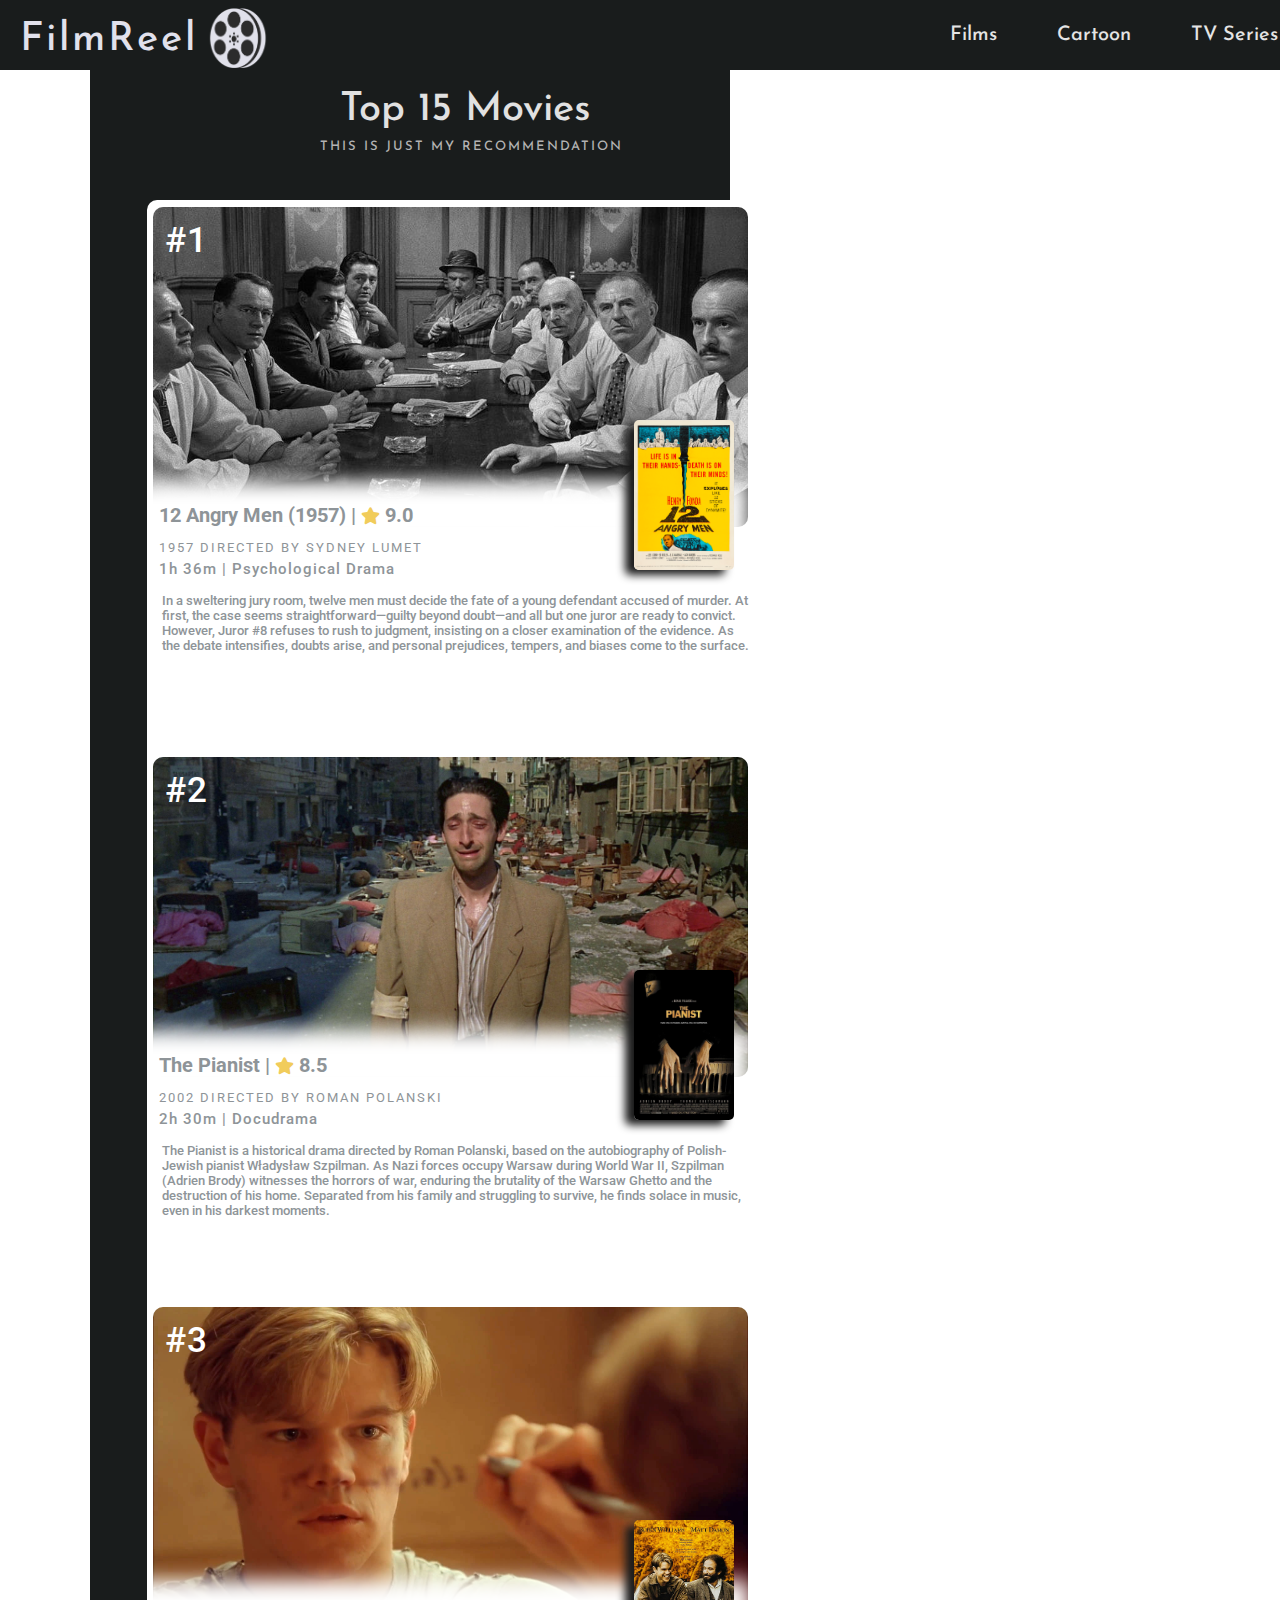
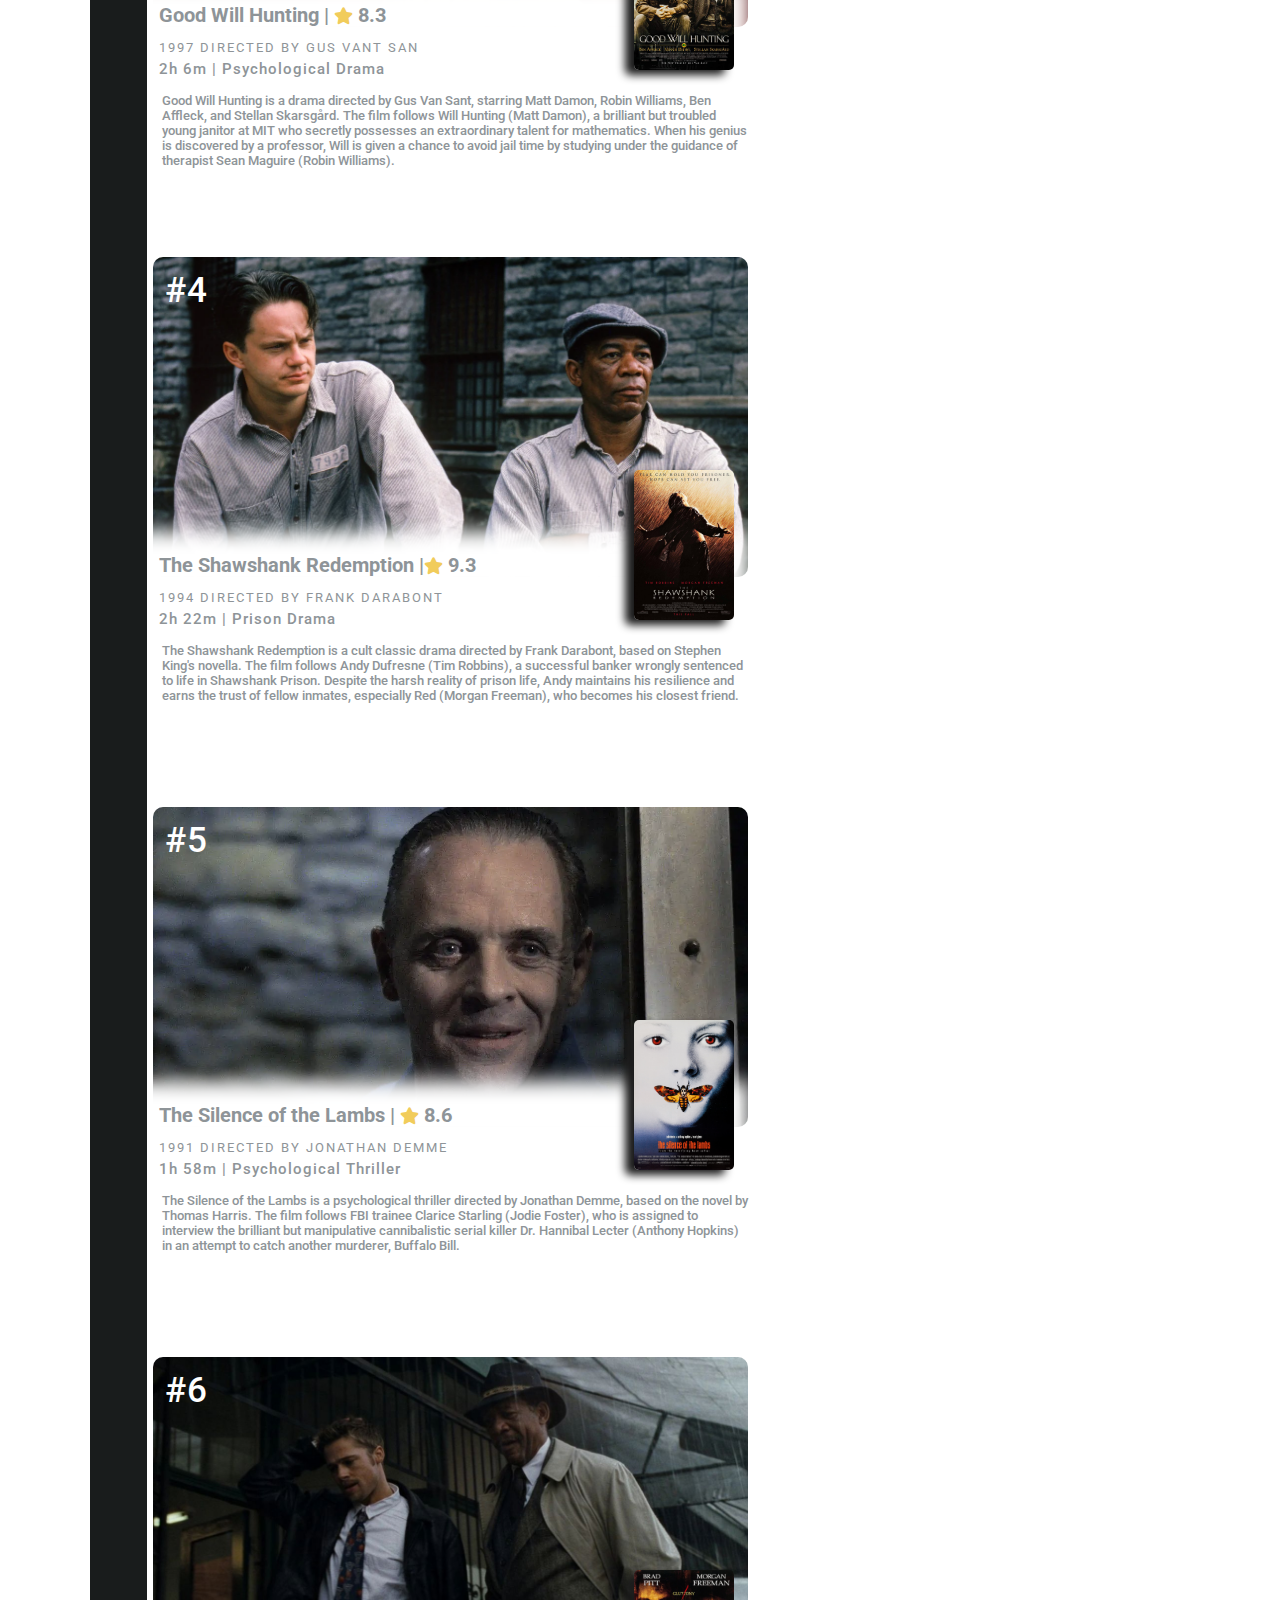
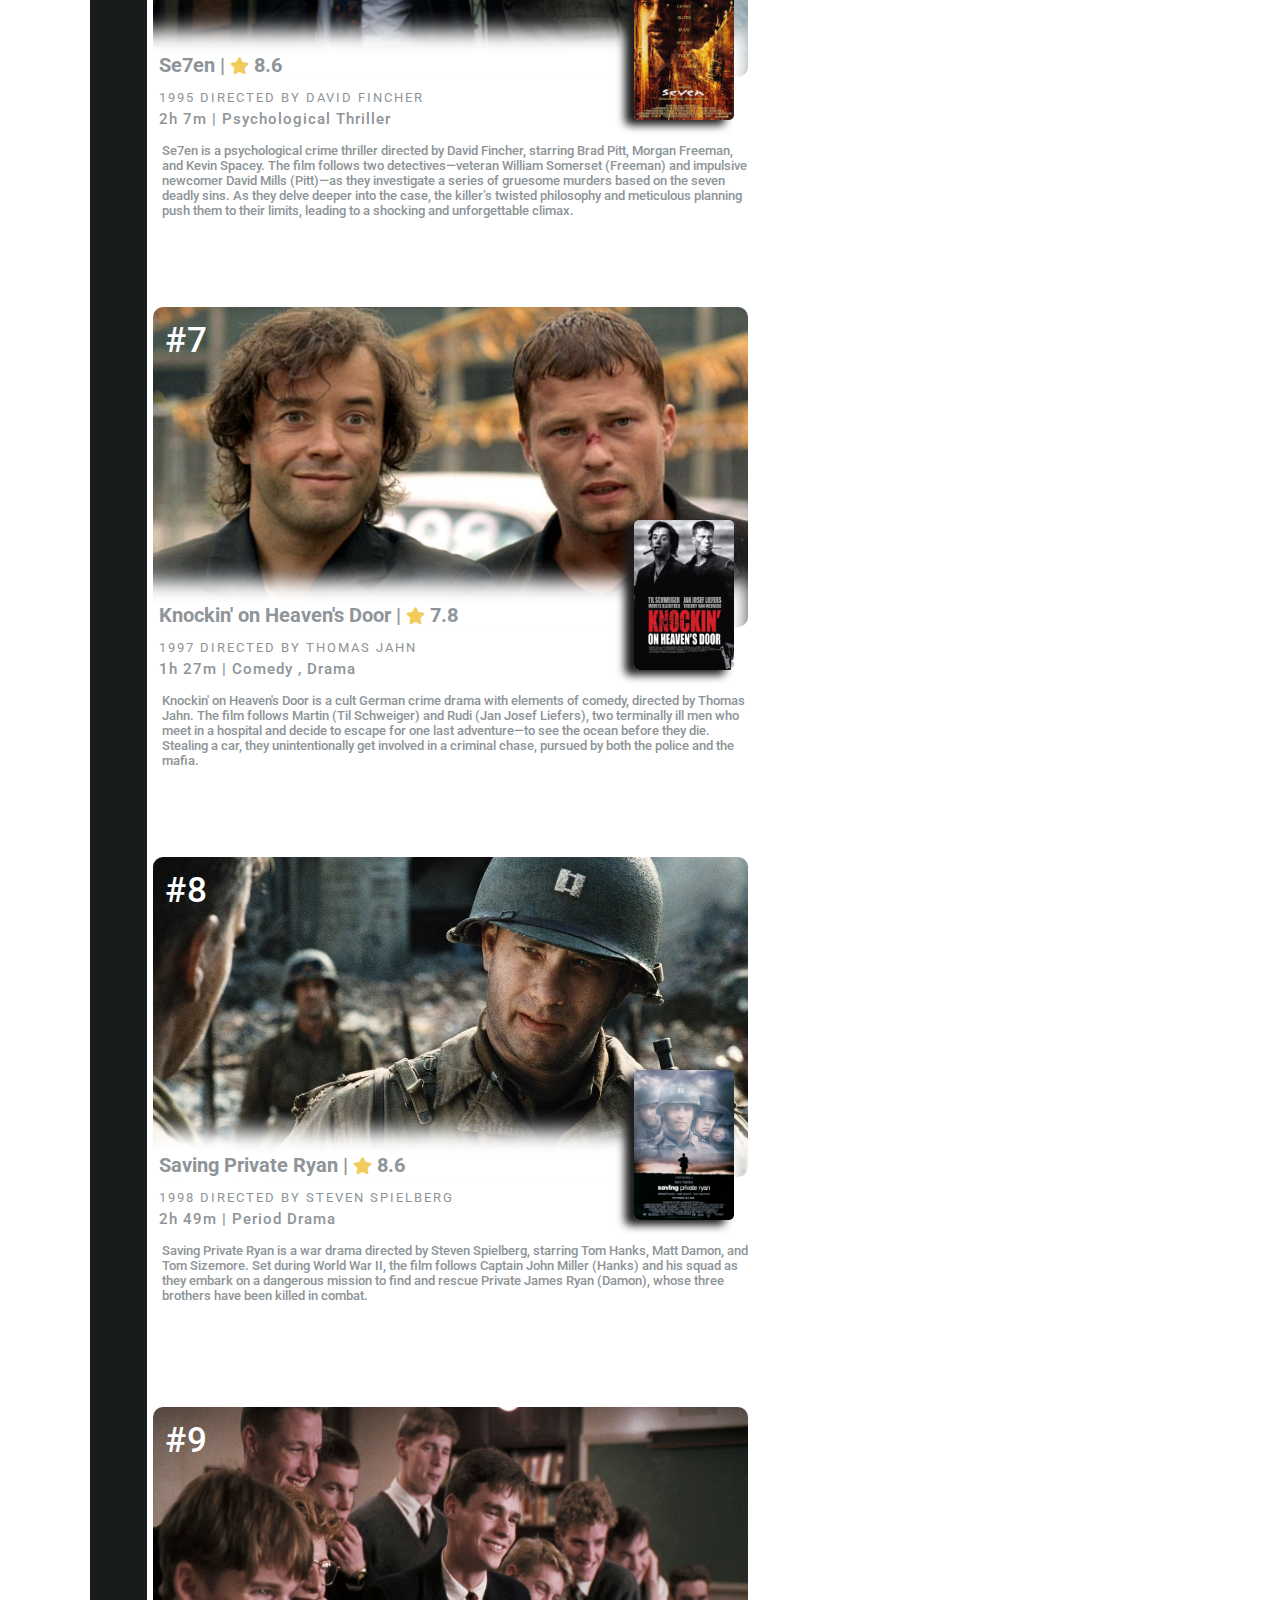
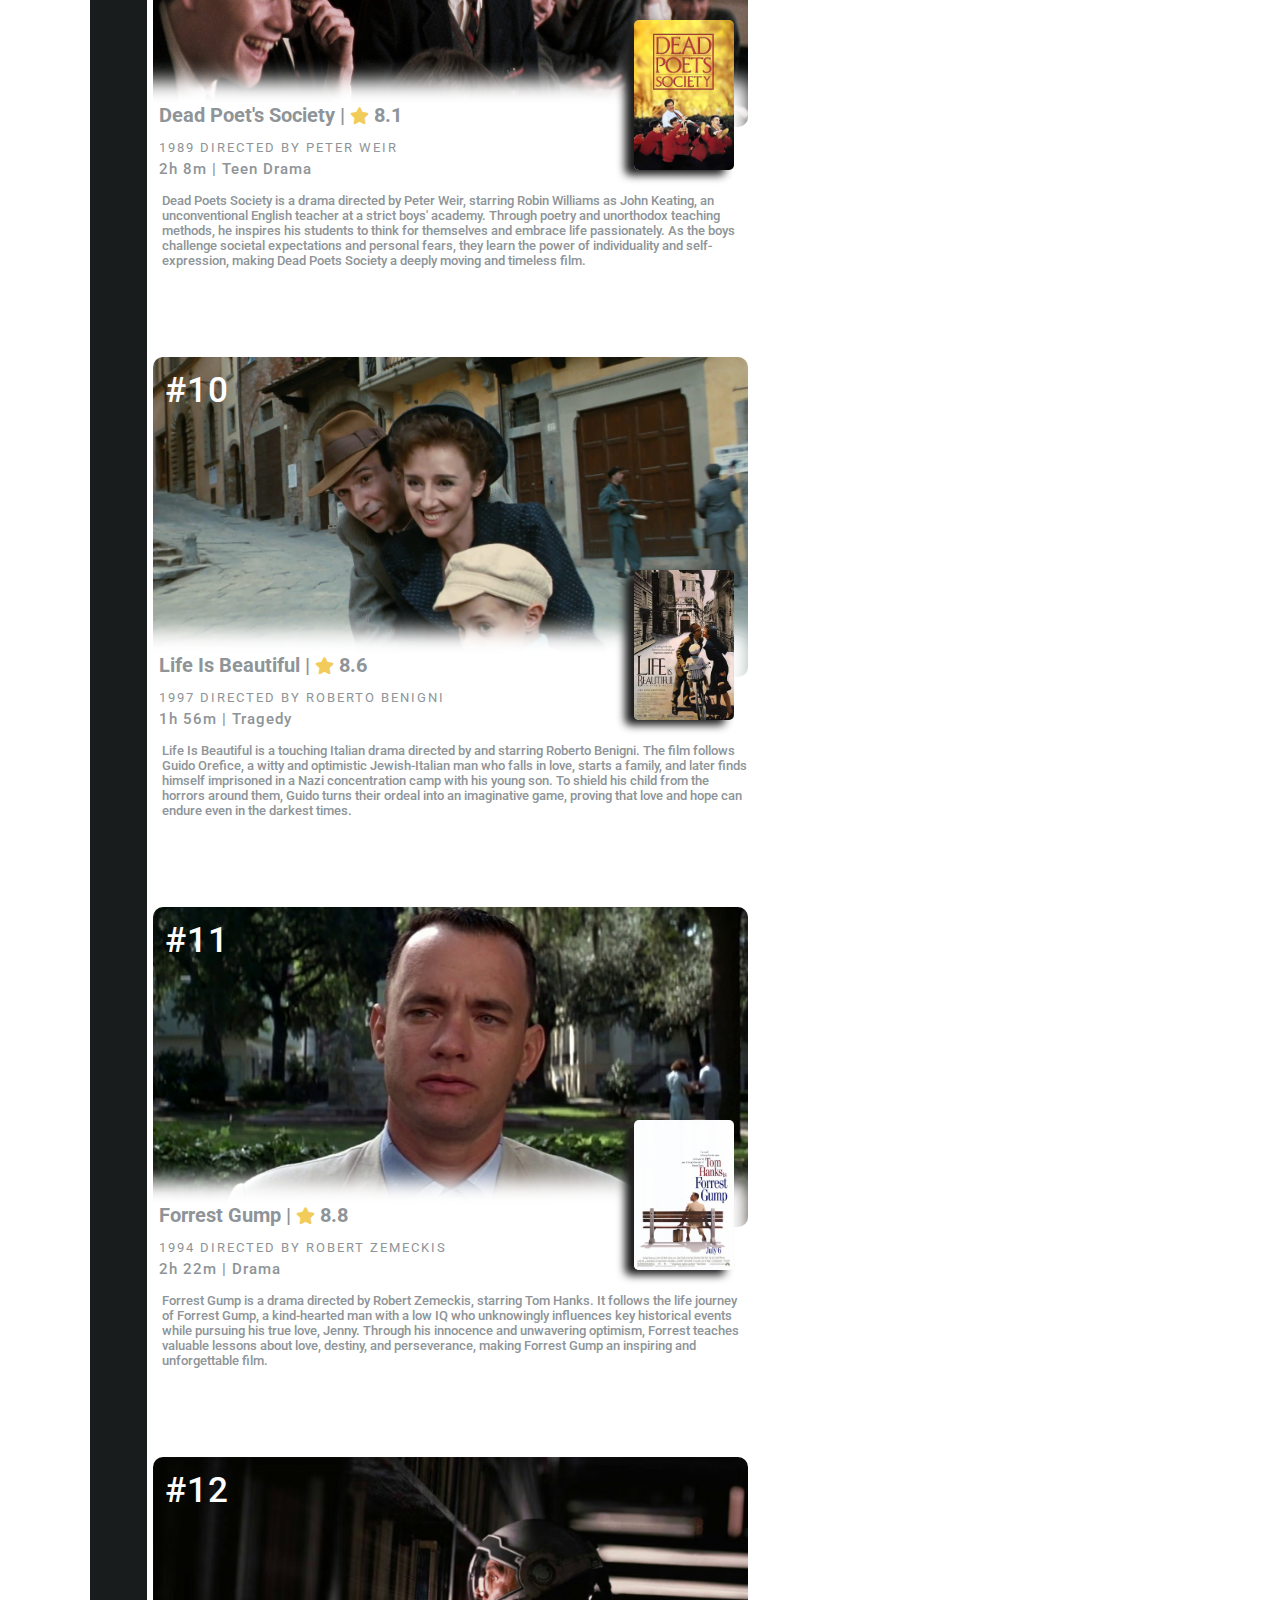
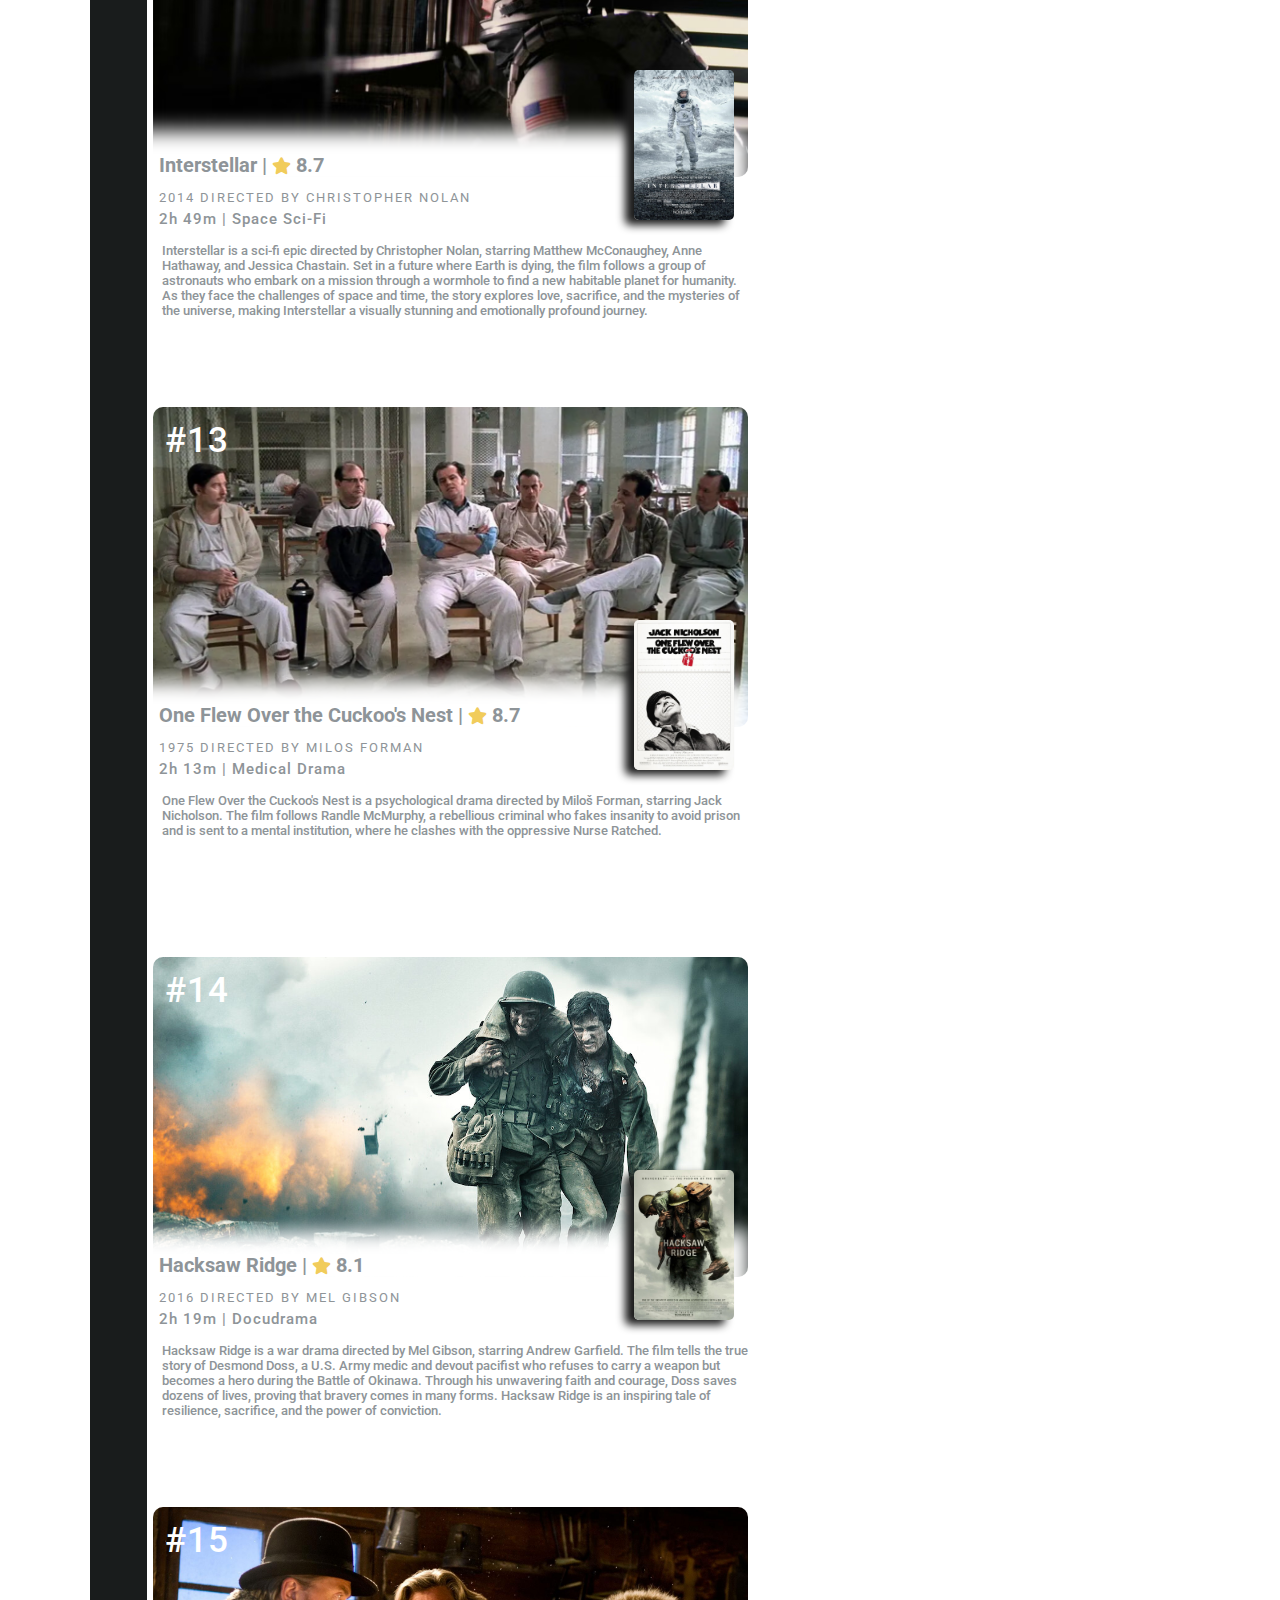
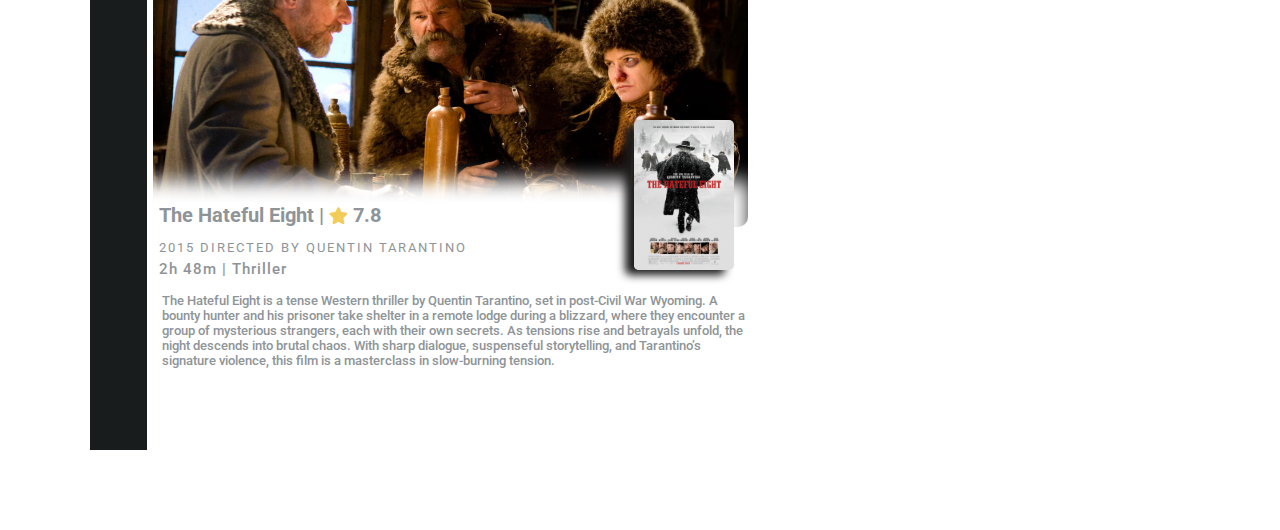
<file: index.html>
<!DOCTYPE html>
<html lang="en">
<head>
    <meta charset="UTF-8">
    <title>FilmsReel</title>
    <meta name="viewport" content="width=device-width, initial-scale=1.0, maximum-scale=1.0, user-scalable=no">

    <link rel="stylesheet" href="index.css">
    <link rel="stylesheet" href="https://cdnjs.cloudflare.com/ajax/libs/font-awesome/6.7.2/css/all.min.css">
    <link rel="stylesheet" href="mobile_adaptations.css">

    <style>

    </style>
    <script async src="https://pagead2.googlesyndication.com/pagead/js/adsbygoogle.js?client=ca-pub-1397779912828919"
     crossorigin="anonymous"></script>
</head>

    
<body>

<section>
    <i id="contacts_telegram" class="fa-brands fa-telegram"></i>
</section>

<section>
  <article id="company_name">FilmReel<img id="FilmLogo" src="img/MainLogo.png" alt="img/LogoMain.png" height="60" width="60"></article>
</section>

<section id="top_button">
    <span class="top_button" onclick="window.location.href='index.html';">Films</span>
    <span class="top_button" onclick="window.location.href='CN.html';">Cartoon</span>
    <span class="top_button" onclick="window.location.href='SS.html';">TV Series</span>
    <span class="top_button" onclick="window.location.href='AE.html';">Anime</span>

</section>


<div class="films_cards"></div>
<div class="films_cards3"></div>
<div class="films_cards2"></div>

<section>
    <article id="main_text">Top 15 Movies</article>
    <span class="text">THIS IS JUST MY RECOMMENDATION</span>
</section>

<section id="movie_angry_men">
    <div class="films_container">
        <div class="container_number">#1</div>
        <img class="container_image" height="300" width="500px" src="img/12-angry-men.jpg">
        <h1 class="container_title">12 Angry Men (1957) | <i id="rating_star" class="fa-solid fa-star"></i> <span>9.0</span></h1>
        <span class="container_year">1957 DIRECTED BY SYDNEY LUMET</span>
        <span class="container_director">1h 36m | Psychological Drama</span>
        <span class="container_description">In a sweltering jury room, twelve men must decide the fate of a young defendant accused of murder. At first, the case seems straightforward—guilty beyond doubt—and all but one juror are ready to convict. However, Juror #8 refuses to rush to judgment, insisting on a closer examination of the evidence.
As the debate intensifies, doubts arise, and personal prejudices, tempers, and biases come to the surface.</span>
        <img class="container_poster" height="150" width="100" src="img/12_Angry_Men_(1957_film_poster).jpg">
        <div class="blur"></div>
    </div>
</section>

<section>
    <div id="movie_pianist" class="films_container">
        <div class="container_number">#2</div>
        <img class="container_image" height="300" width="500px" src="img/Pianist.jpg">
        <h1 class="container_title">The Pianist | <i id="rating_star" class="fa-solid fa-star"></i> <span>8.5</span></h1>
        <span class="container_year">2002 DIRECTED BY ROMAN POLANSKI</span>
        <span class="container_director">2h 30m | Docudrama</span>
        <span class="container_description">The Pianist is a historical drama directed by Roman Polanski, based on the autobiography of Polish-Jewish pianist Władysław Szpilman. As Nazi forces occupy Warsaw during World War II, Szpilman (Adrien Brody) witnesses the horrors of war, enduring the brutality of the Warsaw Ghetto and the destruction of his home. Separated from his family and struggling to survive, he finds solace in music, even in his darkest moments.</span>
        <img class="container_poster" height="150" width="100" src="img/pianist_poster.jpg">
        <div class="blur"></div>
    </div>
</section>

<section>
    <div id="movie_will_hunting" class="films_container">
        <div class="container_number">#3</div>
        <img class="container_image" height="300" width="500px" src="img/Good_Will_hunting.jpg">
        <h1 class="container_title">Good Will Hunting | <i id="rating_star" class="fa-solid fa-star"></i> <span>8.3</span></h1>
        <span class="container_year">1997 DIRECTED BY GUS VANT SAN</span>
        <span class="container_director">2h 6m | Psychological Drama</span>
        <span class="container_description">Good Will Hunting is a drama directed by Gus Van Sant, starring Matt Damon, Robin Williams, Ben Affleck, and Stellan Skarsgård. The film follows Will Hunting (Matt Damon), a brilliant but troubled young janitor at MIT who secretly possesses an extraordinary talent for mathematics. When his genius is discovered by a professor, Will is given a chance to avoid jail time by studying under the guidance of therapist Sean Maguire (Robin Williams).</span>
        <img class="container_poster" height="150" width="100" src="img/Good_Will_Hunting_poster.png">
        <div class="blur"></div>
    </div>
</section>


<section>
    <div id="movie_shawshank_redemption" class="films_container">
        <div class="container_number">#4</div>
        <img class="container_image" height="300" width="500px" src="img/Shawshanks_redemption.webp">
        <h1 class="container_title">The Shawshank Redemption |<i id="rating_star" class="fa-solid fa-star"></i> <span>9.3</span></h1>
        <span class="container_year">1994 DIRECTED BY FRANK DARABONT</span>
        <span class="container_director">2h 22m | Prison Drama</span>
        <span class="container_description">The Shawshank Redemption is a cult classic drama directed by Frank Darabont, based on Stephen King's novella. The film follows Andy Dufresne (Tim Robbins), a successful banker wrongly sentenced to life in Shawshank Prison. Despite the harsh reality of prison life, Andy maintains his resilience and earns the trust of fellow inmates, especially Red (Morgan Freeman), who becomes his closest friend.</span>
        <img class="container_poster" height="150" width="100" src="img/Shawshank_Redemption_poster.jpg">
        <div class="blur"></div>
    </div>
</section>

<section>
    <div id="movie_The_Silence_of_the_Lambs" class="films_container">
        <div class="container_number">#5</div>
        <img class="container_image" height="300" width="500px" src="img/Silence-of-the-Lambs.webp">
        <h1 class="container_title">The Silence of the Lambs | <i id="rating_star" class="fa-solid fa-star"></i> <span>8.6</span></h1>
        <span class="container_year">1991 DIRECTED BY JONATHAN DEMME</span>
        <span class="container_director">1h 58m | Psychological Thriller</span>
        <span class="container_description">The Silence of the Lambs is a psychological thriller directed by Jonathan Demme, based on the novel by Thomas Harris. The film follows FBI trainee Clarice Starling (Jodie Foster), who is assigned to interview the brilliant but manipulative cannibalistic serial killer Dr. Hannibal Lecter (Anthony Hopkins) in an attempt to catch another murderer, Buffalo Bill.</span>
        <img class="container_poster" height="150" width="100" src="img/The_Silence_of_lambs_poster.jpg">
        <div class="blur"></div>
    </div>
</section>

<section>
    <div id="movie_Se7en" class="films_container">
        <div class="container_number">#6</div>
        <img class="container_image" height="300" width="500px" src="img/Se7en.jpg">
        <h1 class="container_title">Se7en | <i id="rating_star" class="fa-solid fa-star"></i> <span>8.6</span></h1>
        <span class="container_year">1995 DIRECTED BY DAVID FINCHER</span>
        <span class="container_director">2h 7m | Psychological Thriller</span>
        <span class="container_description">Se7en is a psychological crime thriller directed by David Fincher, starring Brad Pitt, Morgan Freeman, and Kevin Spacey. The film follows two detectives—veteran William Somerset (Freeman) and impulsive newcomer David Mills (Pitt)—as they investigate a series of gruesome murders based on the seven deadly sins.
As they delve deeper into the case, the killer’s twisted philosophy and meticulous planning push them to their limits, leading to a shocking and unforgettable climax.</span>
        <img class="container_poster" height="150" width="100" src="img/Se7en_poster.jpg">
        <div class="blur"></div>
    </div>
</section>

<section>
    <div id="movie_KNOF" class="films_container">
        <div class="container_number">#7</div>
        <img class="container_image" height="300" width="500px" src="img/knocking%20on%20heavens%20door-1200-1200-675-675-crop-000000.jpg">
        <h1 class="container_title">Knockin' on Heaven's Door | <i id="rating_star" class="fa-solid fa-star"></i> <span>7.8</span></h1>
        <span class="container_year">1997 DIRECTED BY THOMAS JAHN</span>
        <span class="container_director">1h 27m | Comedy , Drama</span>
        <span class="container_description">Knockin' on Heaven's Door is a cult German crime drama with elements of comedy, directed by Thomas Jahn. The film follows Martin (Til Schweiger) and Rudi (Jan Josef Liefers), two terminally ill men who meet in a hospital and decide to escape for one last adventure—to see the ocean before they die. Stealing a car, they unintentionally get involved in a criminal chase, pursued by both the police and the mafia.</span>
        <img class="container_poster" height="150" width="100" src="img/knof_poster.jpg">
        <div class="blur"></div>
    </div>
</section>

<section>
    <div id="movie_STPR" class="films_container">
        <div class="container_number">#8</div>
        <img class="container_image" height="300" width="500px" src="img/Saving-Private-Ryan.jpg">
        <h1 class="container_title">Saving Private Ryan | <i id="rating_star" class="fa-solid fa-star"></i> <span>8.6</span></h1>
        <span class="container_year">1998 DIRECTED BY STEVEN SPIELBERG</span>
        <span class="container_director">2h 49m | Period Drama</span>
        <span class="container_description">Saving Private Ryan is a war drama directed by Steven Spielberg, starring Tom Hanks, Matt Damon, and Tom Sizemore. Set during World War II, the film follows Captain John Miller (Hanks) and his squad as they embark on a dangerous mission to find and rescue Private James Ryan (Damon), whose three brothers have been killed in combat.</span>
        <img class="container_poster" height="150" width="100" src="img/SPR_poster.jpg">
        <div class="blur"></div>
    </div>
</section>

<section>
    <div id="movie_DPS" class="films_container">
        <div class="container_number">#9</div>
        <img class="container_image" height="300" width="500px" src="img/DPS.jpg">
        <h1 class="container_title">Dead Poet's Society | <i id="rating_star" class="fa-solid fa-star"></i> <span>8.1</span></h1>
        <span class="container_year">1989 DIRECTED BY PETER WEIR</span>
        <span class="container_director">2h 8m | Teen Drama</span>
        <span class="container_description">Dead Poets Society is a drama directed by Peter Weir, starring Robin Williams as John Keating, an unconventional English teacher at a strict boys' academy. Through poetry and unorthodox teaching methods, he inspires his students to think for themselves and embrace life passionately.

As the boys challenge societal expectations and personal fears, they learn the power of individuality and self-expression, making Dead Poets Society a deeply moving and timeless film.</span>
        <img class="container_poster" height="150" width="100" src="img/DPS_pos.jpg">
        <div class="blur"></div>
    </div>
</section>


<section>
    <div id="movie_LIB" class="films_container">
        <div class="container_number">#10</div>
        <img class="container_image" height="300" width="500px" src="img/LIB2.jpg">
        <h1 class="container_title">Life Is Beautiful | <i id="rating_star" class="fa-solid fa-star"></i> <span>8.6</span></h1>
        <span class="container_year">1997 DIRECTED BY ROBERTO BENIGNI</span>
        <span class="container_director">1h 56m | Tragedy</span>
        <span class="container_description">Life Is Beautiful is a touching Italian drama directed by and starring Roberto Benigni. The film follows Guido Orefice, a witty and optimistic Jewish-Italian man who falls in love, starts a family, and later finds himself imprisoned in a Nazi concentration camp with his young son.

To shield his child from the horrors around them, Guido turns their ordeal into an imaginative game, proving that love and hope can endure even in the darkest times.</span>
        <img class="container_poster" height="150" width="100" src="img/Vitaebella.jpg">
        <div class="blur"></div>
    </div>
</section>

<section>
    <div id="movie_Forrest" class="films_container">
        <div class="container_number">#11</div>
        <img class="container_image" height="300" width="500px" src="img/FG.jpg">
        <h1 class="container_title">Forrest Gump | <i id="rating_star" class="fa-solid fa-star"></i> <span>8.8</span></h1>
        <span class="container_year">1994 DIRECTED BY ROBERT ZEMECKIS</span>
        <span class="container_director">2h 22m | Drama</span>
        <span class="container_description">Forrest Gump is a drama directed by Robert Zemeckis, starring Tom Hanks. It follows the life journey of Forrest Gump, a kind-hearted man with a low IQ who unknowingly influences key historical events while pursuing his true love, Jenny.
Through his innocence and unwavering optimism, Forrest teaches valuable lessons about love, destiny, and perseverance, making Forrest Gump an inspiring and unforgettable film.</span>
        <img class="container_poster" height="150" width="100" src="img/Forrest_poster.jpg">
        <div class="blur"></div>
    </div>
</section>


<section>
    <div id="movie_Interstellar" class="films_container">
        <div class="container_number">#12</div>
        <img class="container_image" height="300" width="500px" src="img/interestellar-final-explicado.jpg">
        <h1 class="container_title">Interstellar | <i id="rating_star" class="fa-solid fa-star"></i> <span>8.7</span></h1>
        <span class="container_year">2014 DIRECTED BY CHRISTOPHER NOLAN</span>
        <span class="container_director">2h 49m | Space Sci-Fi</span>
        <span class="container_description">Interstellar is a sci-fi epic directed by Christopher Nolan, starring Matthew McConaughey, Anne Hathaway, and Jessica Chastain. Set in a future where Earth is dying, the film follows a group of astronauts who embark on a mission through a wormhole to find a new habitable planet for humanity.
As they face the challenges of space and time, the story explores love, sacrifice, and the mysteries of the universe, making Interstellar a visually stunning and emotionally profound journey.
</span>
        <img class="container_poster" height="150" width="100" src="img/Interstellar_poster.jpg">
        <div class="blur"></div>
    </div>
</section>


<section>
    <div id="movie_OFO" class="films_container">
        <div class="container_number">#13</div>
        <img class="container_image" height="300" width="500px" src="img/OFO.webp">
        <h1 class="container_title">One Flew Over the Cuckoo's Nest | <i id="rating_star" class="fa-solid fa-star"></i> <span>8.7</span></h1>
        <span class="container_year">1975 DIRECTED BY MILOS FORMAN</span>
        <span class="container_director">2h 13m | Medical Drama</span>
        <span class="container_description">One Flew Over the Cuckoo's Nest is a psychological drama directed by Miloš Forman, starring Jack Nicholson. The film follows Randle McMurphy, a rebellious criminal who fakes insanity to avoid prison and is sent to a mental institution, where he clashes with the oppressive Nurse Ratched.
</span>
        <img class="container_poster" height="150" width="100" src="img/OFO_Poster.jpg">
        <div class="blur"></div>
    </div>
</section>


<section>
    <div id="movie_HR" class="films_container">
        <div class="container_number">#14</div>
        <img class="container_image" height="300" width="500px" src="img/HR2.jpg">
        <h1 class="container_title">Hacksaw Ridge | <i id="rating_star" class="fa-solid fa-star"></i> <span>8.1</span></h1>
        <span class="container_year">2016 DIRECTED BY MEL GIBSON</span>
        <span class="container_director">2h 19m | Docudrama</span>
        <span class="container_description">Hacksaw Ridge is a war drama directed by Mel Gibson, starring Andrew Garfield. The film tells the true story of Desmond Doss, a U.S. Army medic and devout pacifist who refuses to carry a weapon but becomes a hero during the Battle of Okinawa.
Through his unwavering faith and courage, Doss saves dozens of lives, proving that bravery comes in many forms. Hacksaw Ridge is an inspiring tale of resilience, sacrifice, and the power of conviction.</span>
        <img class="container_poster" height="150" width="100" src="img/HR_poster.jpg">
        <div class="blur"></div>
    </div>
</section>

<section>
    <div id="movie_E" class="films_container">
        <div class="container_number">#15</div>
        <img class="container_image" height="300" width="500px" src="img/THE.jpg">
        <h1 class="container_title">The Hateful Eight | <i id="rating_star" class="fa-solid fa-star"></i> <span>7.8</span></h1>
        <span class="container_year">2015 DIRECTED BY QUENTIN TARANTINO</span>
        <span class="container_director">2h 48m | Thriller</span>
        <span class="container_description">The Hateful Eight is a tense Western thriller by Quentin Tarantino, set in post-Civil War Wyoming. A bounty hunter and his prisoner take shelter in a remote lodge during a blizzard, where they encounter a group of mysterious strangers, each with their own secrets. As tensions rise and betrayals unfold, the night descends into brutal chaos. With sharp dialogue, suspenseful storytelling, and Tarantino’s signature violence, this film is a masterclass in slow-burning tension.</span>
        <img class="container_poster" height="150" width="100" src="img/THE_poster.jpg">
        <div class="blur"></div>
    </div>
</section>




</body>
</html>
</file>
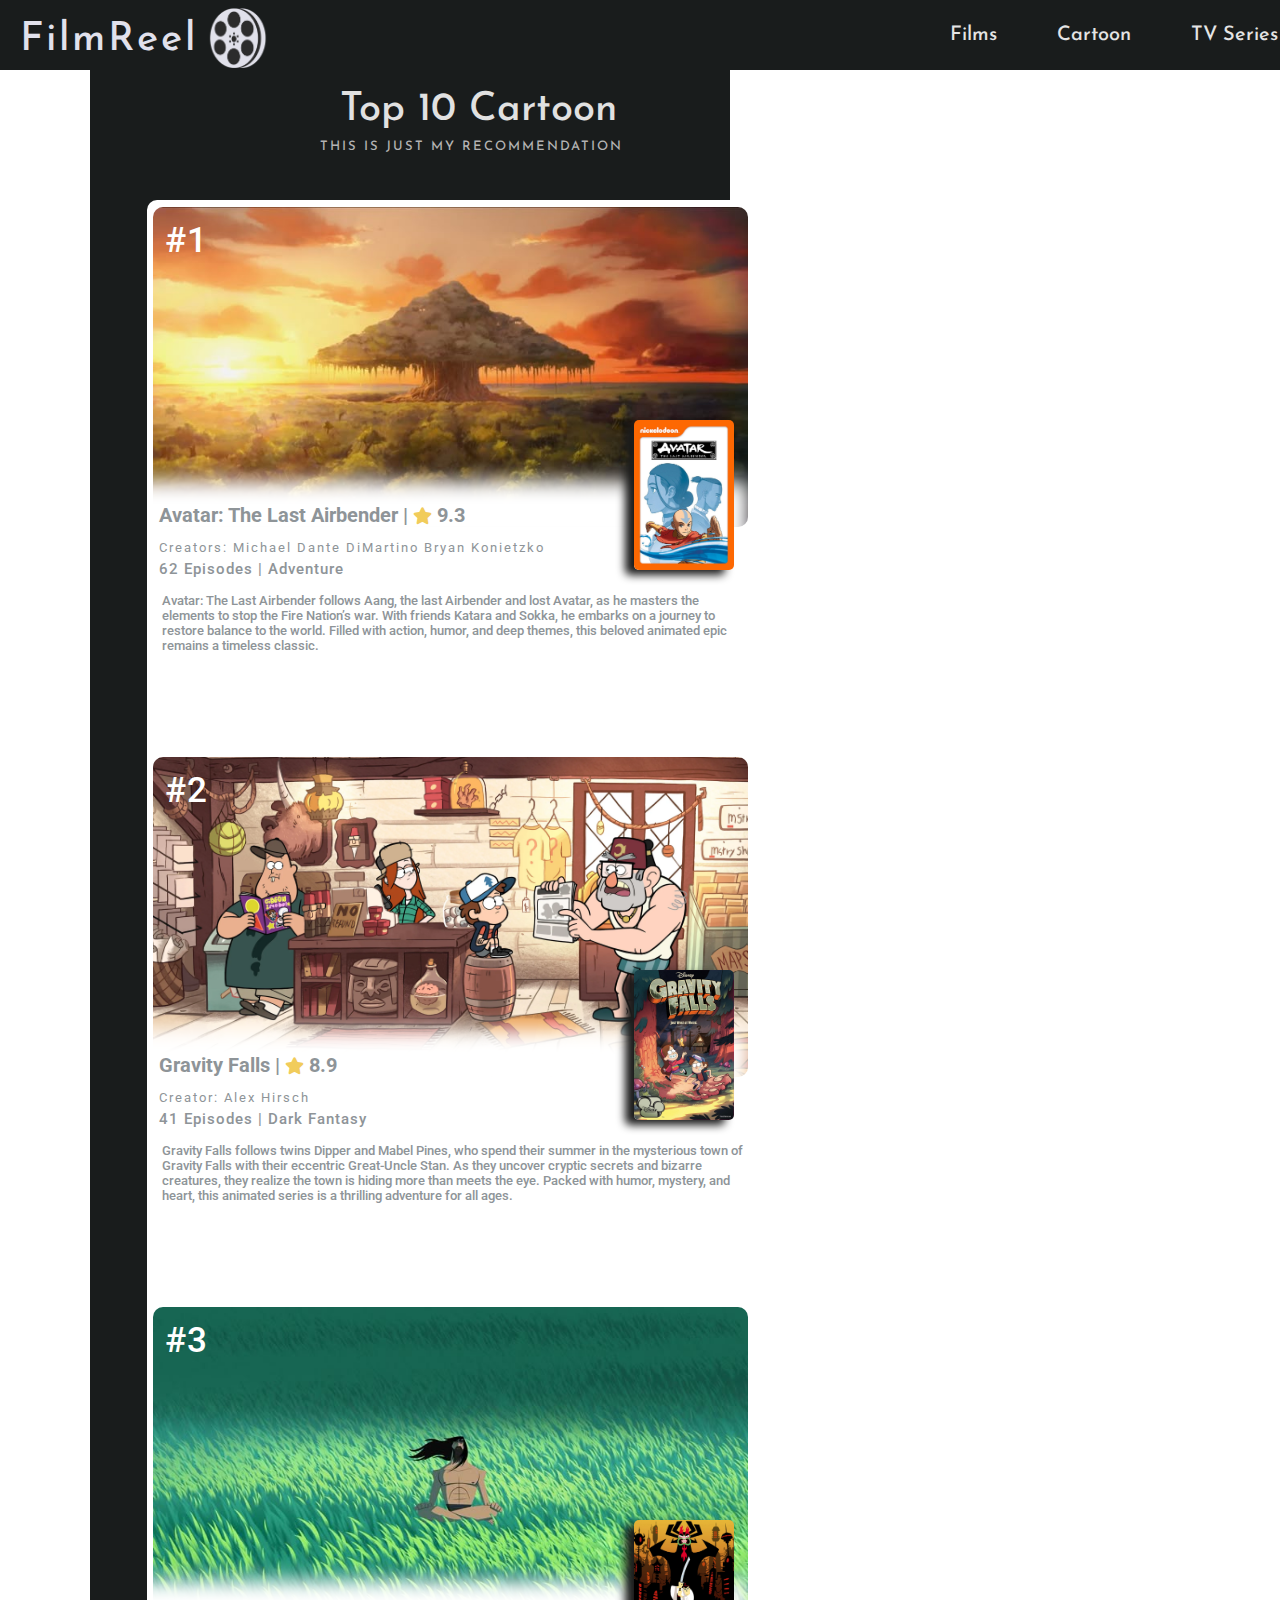
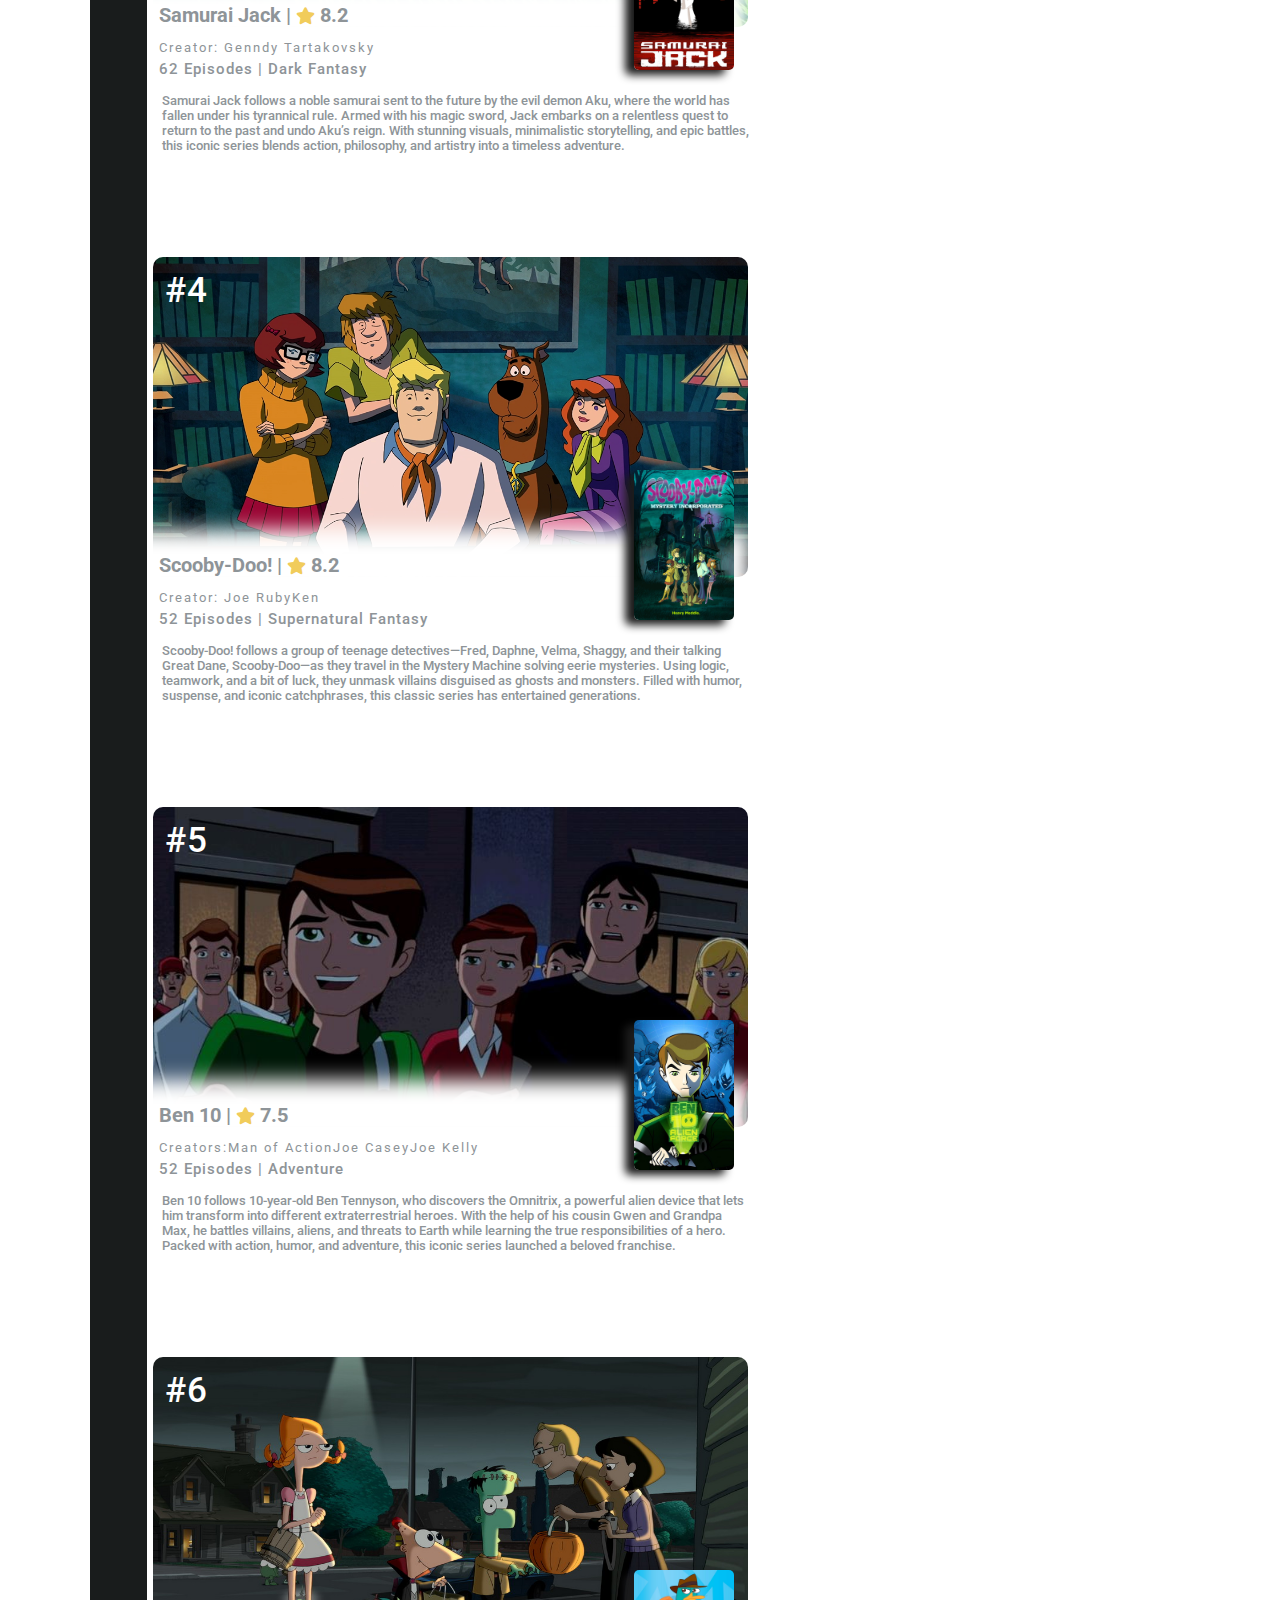
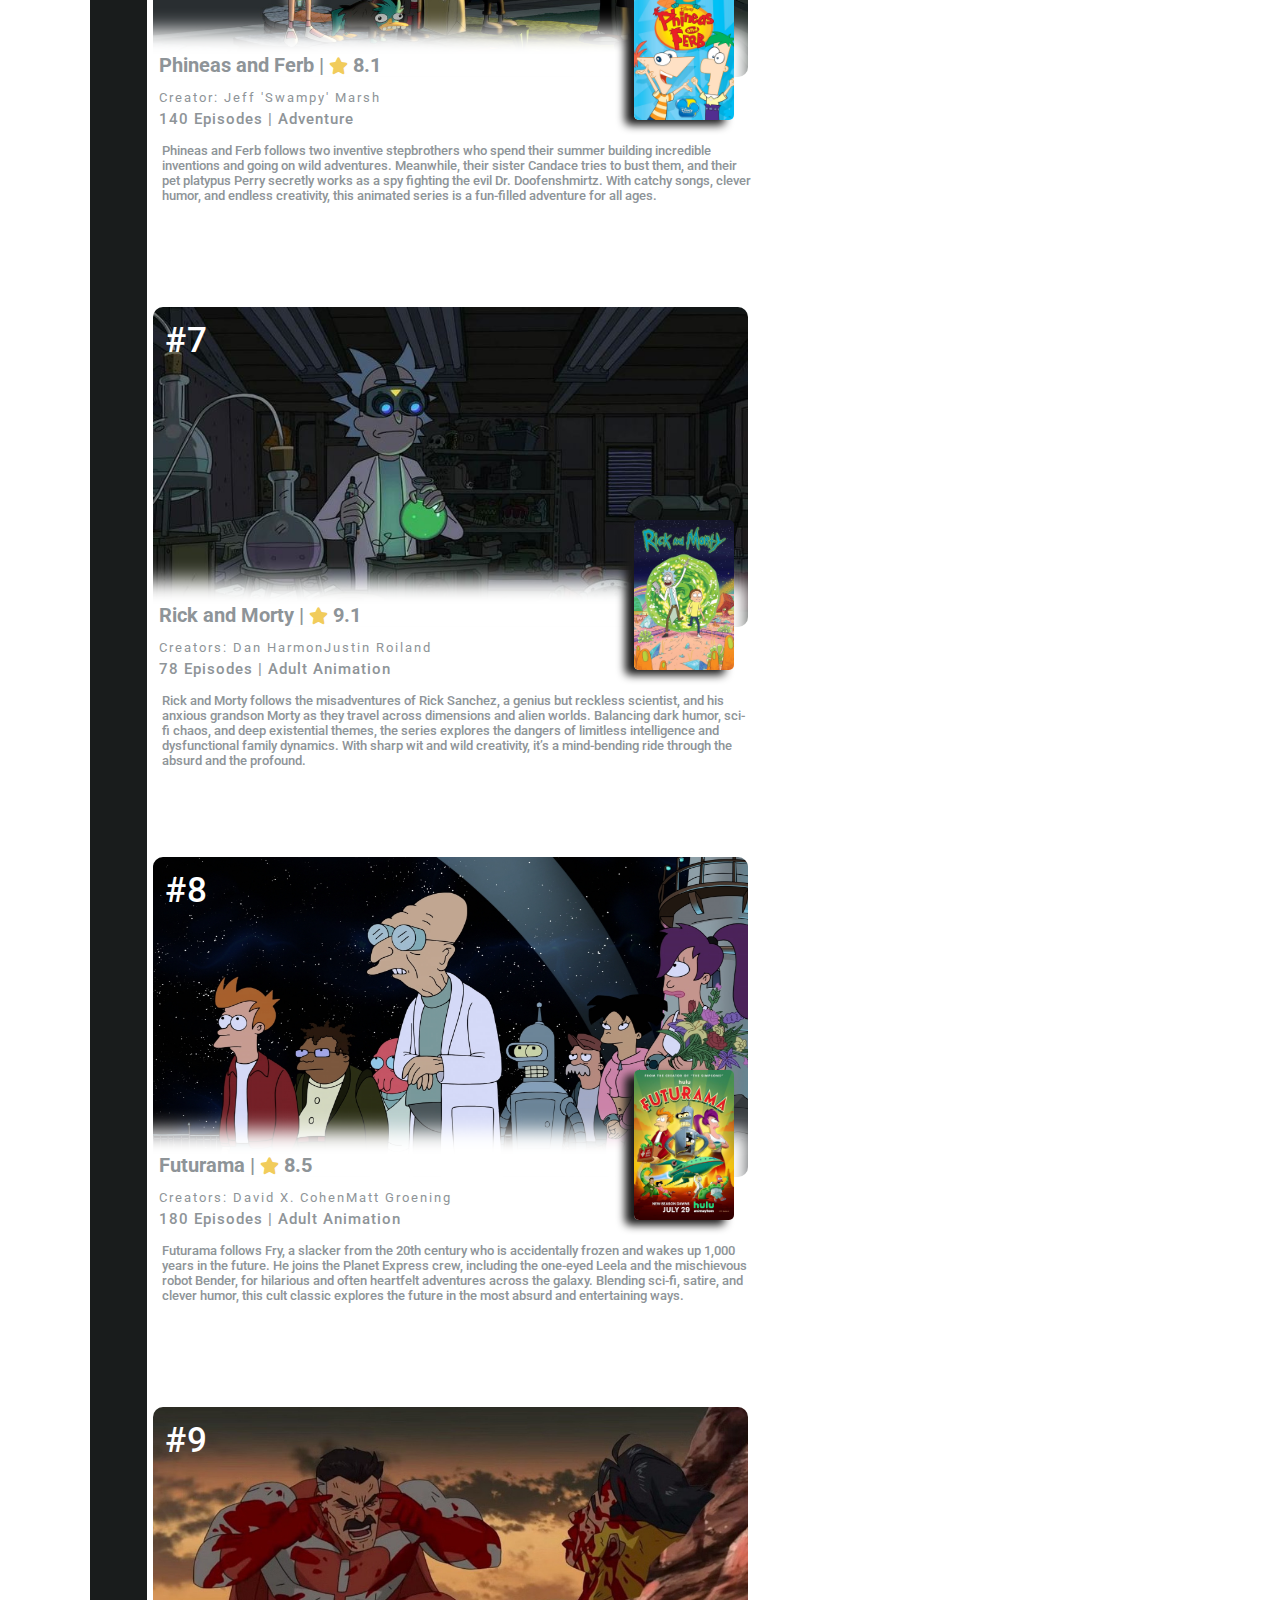
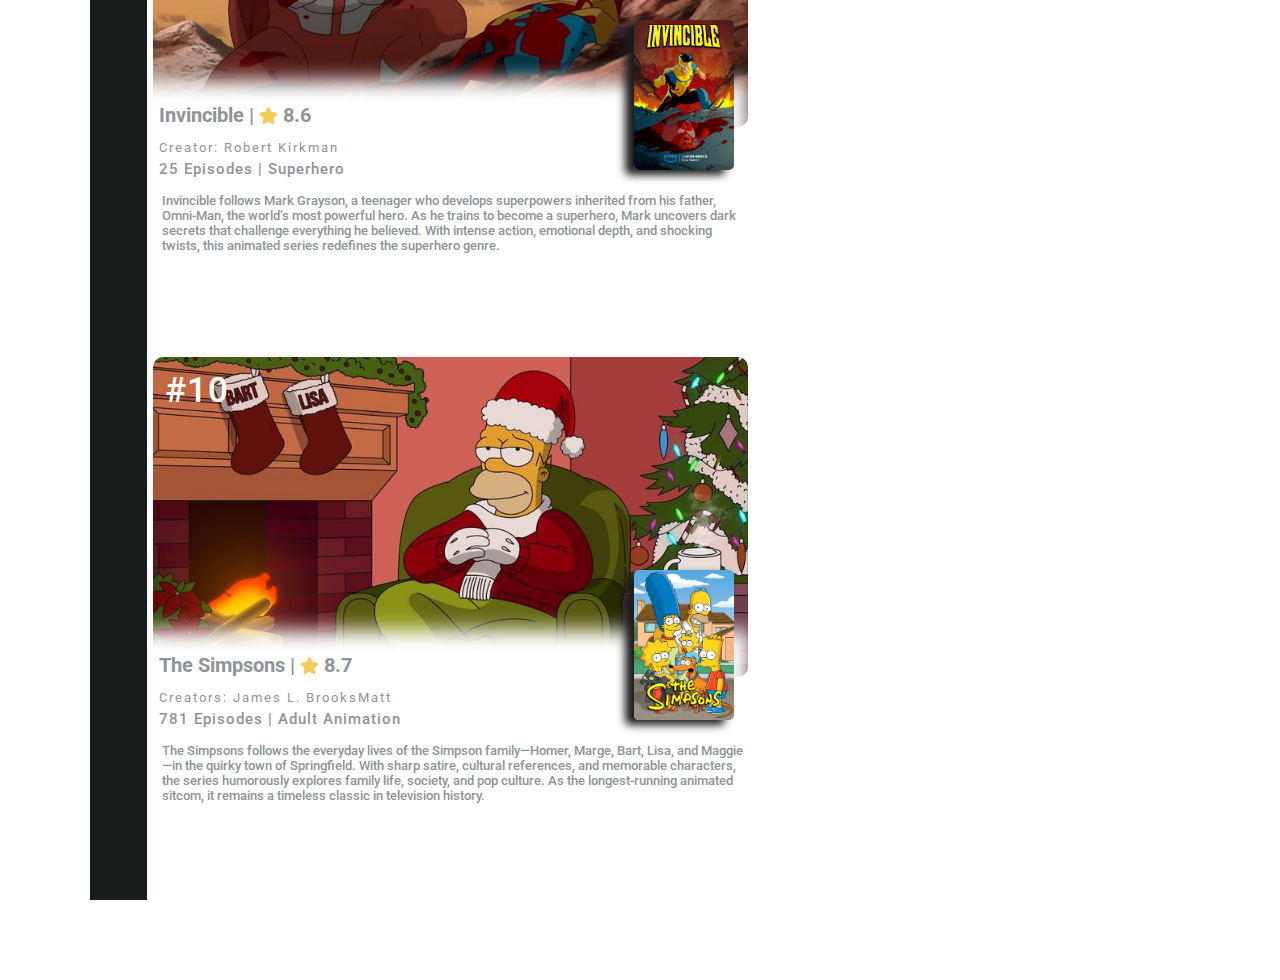
<file: CN.html>
<!DOCTYPE html>
<html lang="en">
<head>
    <meta charset="UTF-8">
    <title>FilmReel</title>
    <meta name="viewport" content="width=device-width, initial-scale=1.0, maximum-scale=1.0, user-scalable=no">

    <link rel="stylesheet" href="index.css">
    <link rel="stylesheet" href="SS.css">
    <link rel="stylesheet" href="https://cdnjs.cloudflare.com/ajax/libs/font-awesome/6.7.2/css/all.min.css">
    <link rel="stylesheet" href="mobile_adaptations.css">

    <style>

    </style>

    <script async src="https://pagead2.googlesyndication.com/pagead/js/adsbygoogle.js?client=ca-pub-1397779912828919"
     crossorigin="anonymous"></script>
</head>

<body>


<section>
    <i id="contacts_telegram" class="fa-brands fa-telegram"></i>
</section>

<section>
    <article id="company_name">FilmReel<img id="FilmLogo" src="img/MainLogo.png" alt="img/LogoMain.png" height="60" width="60"></article>
</section>

<section id="top_button">
    <span class="top_button" onclick="window.location.href='index.html';">Films</span>
    <span class="top_button" onclick="window.location.href='CN.html';">Cartoon</span>
    <span class="top_button" onclick="window.location.href='SS.html';">TV Series</span>
    <span class="top_button" onclick="window.location.href='AE.html';">Anime</span>

</section>


<div class="films_cards"></div>
<div class="films_cards3"></div>
<div class="films_cards2"></div>

<section>
    <article id="main_text">Top 10 Cartoon</article>
    <span class="text">THIS IS JUST MY RECOMMENDATION</span>
</section>

<section>
    <div id="TD" class="films_container">
        <div class="container_number">#1</div>
        <img class="container_image" height="300" width="500px" src="img_cartoon/ATLAMAIN.jpg">
        <h1 class="container_title">Avatar: The Last Airbender | <i id="rating_star" class="fa-solid fa-star"></i> <span>9.3</span></h1>
        <span class="container_year">Creators: Michael Dante  DiMartino Bryan Konietzko</span>
        <span class="container_director">62 Episodes | Adventure</span>
        <span class="container_description">Avatar: The Last Airbender follows Aang, the last Airbender and lost Avatar, as he masters the elements to stop the Fire Nation’s war. With friends Katara and Sokka, he embarks on a journey to restore balance to the world. Filled with action, humor, and deep themes, this beloved animated epic remains a timeless classic.</span>
        <img class="container_poster" height="150" width="100" src="img_cartoon/ATLA.jpg">
        <div class="blur"></div>
    </div>
</section>

<section>
    <div id="movie_pianist" class="films_container">
        <div class="container_number">#2</div>
        <img class="container_image" height="300" width="500px" src="img_cartoon/GF2.webp">
        <h1 class="container_title">Gravity Falls | <i id="rating_star" class="fa-solid fa-star"></i> <span>8.9</span></h1>
        <span class="container_year">Creator: Alex Hirsch</span>
        <span class="container_director">41 Episodes | Dark Fantasy</span>
        <span class="container_description">Gravity Falls follows twins Dipper and Mabel Pines, who spend their summer in the mysterious town of Gravity Falls with their eccentric Great-Uncle Stan. As they uncover cryptic secrets and bizarre creatures, they realize the town is hiding more than meets the eye. Packed with humor, mystery, and heart, this animated series is a thrilling adventure for all ages.</span>
        <img class="container_poster" height="150" width="100" src="img_cartoon/GF.jpg">
        <div class="blur"></div>
    </div>
</section>



<section>
    <div id="movie_will_hunting" class="films_container">
        <div class="container_number">#3</div>
        <img class="container_image" height="300" width="500px" src="img_cartoon/SJ.jpg">
        <h1 class="container_title">Samurai Jack | <i id="rating_star" class="fa-solid fa-star"></i> <span>8.2</span></h1>
        <span class="container_year">Creator: Genndy Tartakovsky</span>
        <span class="container_director">62 Episodes | Dark Fantasy</span>
        <span class="container_description">Samurai Jack follows a noble samurai sent to the future by the evil demon Aku, where the world has fallen under his tyrannical rule. Armed with his magic sword, Jack embarks on a relentless quest to return to the past and undo Aku’s reign. With stunning visuals, minimalistic storytelling, and epic battles, this iconic series blends action, philosophy, and artistry into a timeless adventure.</span>
        <img class="container_poster" height="150" width="100" src="img_cartoon/SJ_poster.jpg">
        <div class="blur"></div>
    </div>
</section>


<section>
    <div id="movie_shawshank_redemption" class="films_container">
        <div class="container_number">#4</div>
        <img class="container_image" height="300" width="500px" src="img_cartoon/SD2.png">
        <h1 class="container_title">Scooby-Doo! | <i id="rating_star" class="fa-solid fa-star"></i> <span>8.2</span></h1>
        <span class="container_year">Creator: Joe RubyKen</span>
        <span class="container_director">52 Episodes | Supernatural Fantasy</span>
        <span class="container_description">Scooby-Doo! follows a group of teenage detectives—Fred, Daphne, Velma, Shaggy, and their talking Great Dane, Scooby-Doo—as they travel in the Mystery Machine solving eerie mysteries. Using logic, teamwork, and a bit of luck, they unmask villains disguised as ghosts and monsters. Filled with humor, suspense, and iconic catchphrases, this classic series has entertained generations.</span>
        <img class="container_poster" height="150" width="100" src="img_cartoon/SD.jpg">
        <div class="blur"></div>
    </div>
</section>



<section>
    <div  id="movie_The_Silence_of_the_Lambs" class="films_container">
        <div class="container_number">#5</div>
        <img class="container_image" height="300" width="500px" src="img_cartoon/BEN10.jpg">
        <h1 class="container_title">Ben 10 | <i id="rating_star" class="fa-solid fa-star"></i> <span>7.5</span></h1>
        <span class="container_year">Creators:Man of ActionJoe  CaseyJoe Kelly</span>
        <span class="container_director">52 Episodes | Adventure</span>
        <span class="container_description">Ben 10 follows 10-year-old Ben Tennyson, who discovers the Omnitrix, a powerful alien device that lets him transform into different extraterrestrial heroes. With the help of his cousin Gwen and Grandpa Max, he battles villains, aliens, and threats to Earth while learning the true responsibilities of a hero. Packed with action, humor, and adventure, this iconic series launched a beloved franchise.</span>
        <img class="container_poster" height="150" width="100" src="img_cartoon/Ben10_poster.jpg">
        <div class="blur"></div>
    </div>
</section>

<section>
    <div id="movie_Se7en" class="films_container">
        <div class="container_number">#6</div>
        <img class="container_image" height="300" width="500px" src="img_cartoon/PAF2.jpg">
        <h1 class="container_title">Phineas and Ferb | <i id="rating_star" class="fa-solid fa-star"></i> <span>8.1</span></h1>
        <span class="container_year">Creator: Jeff 'Swampy' Marsh</span>
        <span class="container_director">140 Episodes | Adventure</span>
        <span class="container_description">Phineas and Ferb follows two inventive stepbrothers who spend their summer building incredible inventions and going on wild adventures. Meanwhile, their sister Candace tries to bust them, and their pet platypus Perry secretly works as a spy fighting the evil Dr. Doofenshmirtz. With catchy songs, clever humor, and endless creativity, this animated series is a fun-filled adventure for all ages.</span>
        <img class="container_poster" height="150" width="100" src="img_cartoon/PAF.jpg">
        <div class="blur"></div>
    </div>
</section>

<section>
    <div id="movie_KNOF" class="films_container">
        <div class="container_number">#7</div>
        <img class="container_image" height="300" width="500px" src="img_cartoon/RAM.jpg">
        <h1 class="container_title">Rick and Morty | <i id="rating_star" class="fa-solid fa-star"></i> <span>9.1</span></h1>
        <span class="container_year">Creators: Dan HarmonJustin Roiland</span>
        <span class="container_director">78 Episodes | Adult Animation</span>
        <span class="container_description">Rick and Morty follows the misadventures of Rick Sanchez, a genius but reckless scientist, and his anxious grandson Morty as they travel across dimensions and alien worlds. Balancing dark humor, sci-fi chaos, and deep existential themes, the series explores the dangers of limitless intelligence and dysfunctional family dynamics. With sharp wit and wild creativity, it’s a mind-bending ride through the absurd and the profound.</span>
        <img class="container_poster" height="150" width="100" src="img_cartoon/RAM_poster.jpg">
        <div class="blur"></div>
    </div>
</section>

<section>
    <div id="movie_STPR" class="films_container">
        <div class="container_number">#8</div>
        <img class="container_image" height="300" width="500px" src="img_cartoon/FUTURAMA.jpg">
        <h1 class="container_title">Futurama | <i id="rating_star" class="fa-solid fa-star"></i> <span>8.5</span></h1>
        <span class="container_year">Creators: David X.  CohenMatt Groening</span>
        <span class="container_director">180 Episodes | Adult Animation</span>
        <span class="container_description">Futurama follows Fry, a slacker from the 20th century who is accidentally frozen and wakes up 1,000 years in the future. He joins the Planet Express crew, including the one-eyed Leela and the mischievous robot Bender, for hilarious and often heartfelt adventures across the galaxy. Blending sci-fi, satire, and clever humor, this cult classic explores the future in the most absurd and entertaining ways.</span>
        <img class="container_poster" height="150" width="100" src="img_cartoon/FUTURAMA_poster.jpg">
        <div class="blur"></div>
    </div>
</section>

<section>
    <div id="movie_DPS" class="films_container">
        <div class="container_number">#9</div>
        <img class="container_image" height="300" width="500px" src="img_cartoon/IETEST.jpg">
        <h1 class="container_title">Invincible | <i id="rating_star" class="fa-solid fa-star"></i> <span>8.6</span></h1>
        <span class="container_year">Creator: Robert Kirkman</span>
        <span class="container_director">25 Episodes | Superhero</span>
        <span class="container_description">Invincible follows Mark Grayson, a teenager who develops superpowers inherited from his father, Omni-Man, the world’s most powerful hero. As he trains to become a superhero, Mark uncovers dark secrets that challenge everything he believed. With intense action, emotional depth, and shocking twists, this animated series redefines the superhero genre.</span>
        <img class="container_poster" height="150" width="100" src="img_cartoon/IE_poster.jpg">
        <div class="blur"></div>
    </div>
</section>


<section>
    <div id="movie_LIB" class="films_container">
        <div class="container_number">#10</div>
        <img class="container_image" height="300" width="500px" src="img_cartoon/SIMPSONS.jpg">
        <h1 class="container_title">The Simpsons | <i id="rating_star" class="fa-solid fa-star"></i> <span>8.7</span></h1>
        <span class="container_year">Creators: James L.  BrooksMatt</span>
        <span class="container_director">781 Episodes | Adult Animation</span>
        <span class="container_description">The Simpsons follows the everyday lives of the Simpson family—Homer, Marge, Bart, Lisa, and Maggie—in the quirky town of Springfield. With sharp satire, cultural references, and memorable characters, the series humorously explores family life, society, and pop culture. As the longest-running animated sitcom, it remains a timeless classic in television history.</span>
        <img class="container_poster" height="150" width="100" src="img_cartoon/SIMPSONS_poster.jpg">
        <div class="blur"></div>
    </div>
</section>



</body>
</html>
</file>
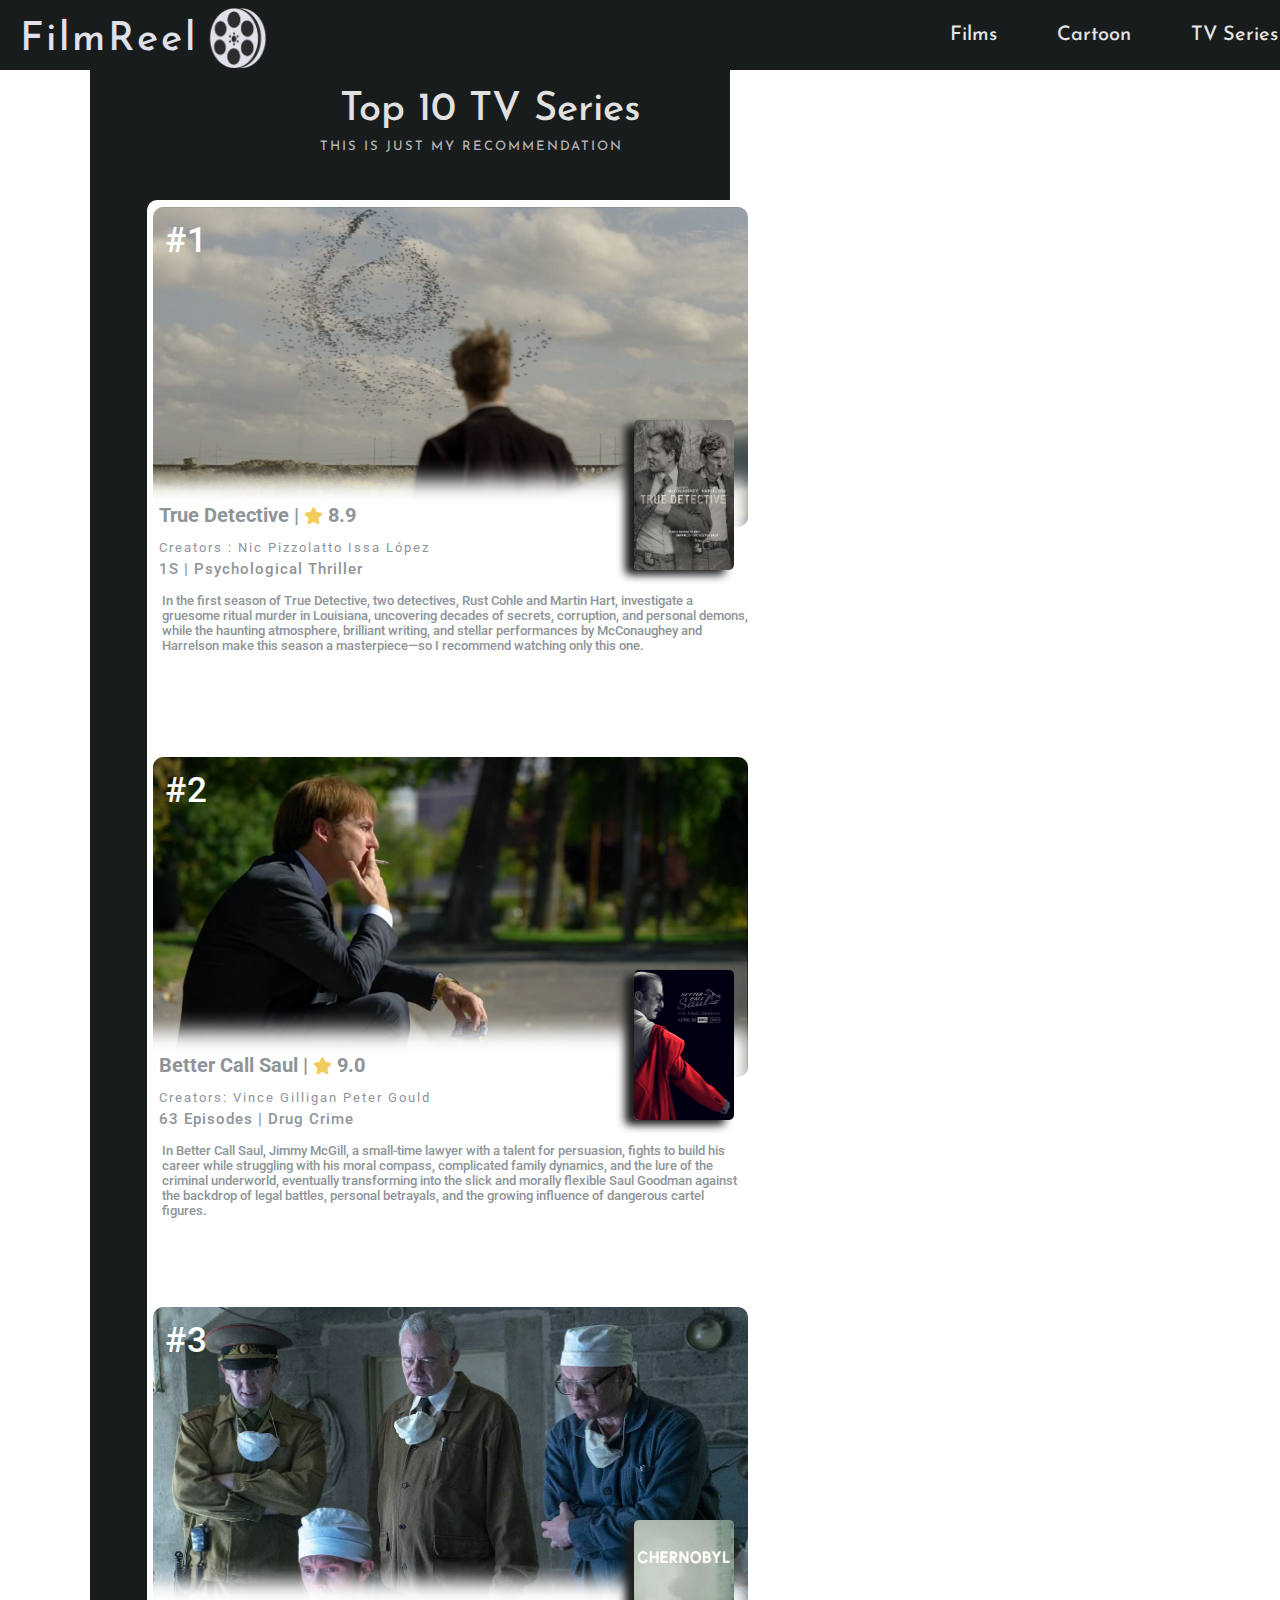
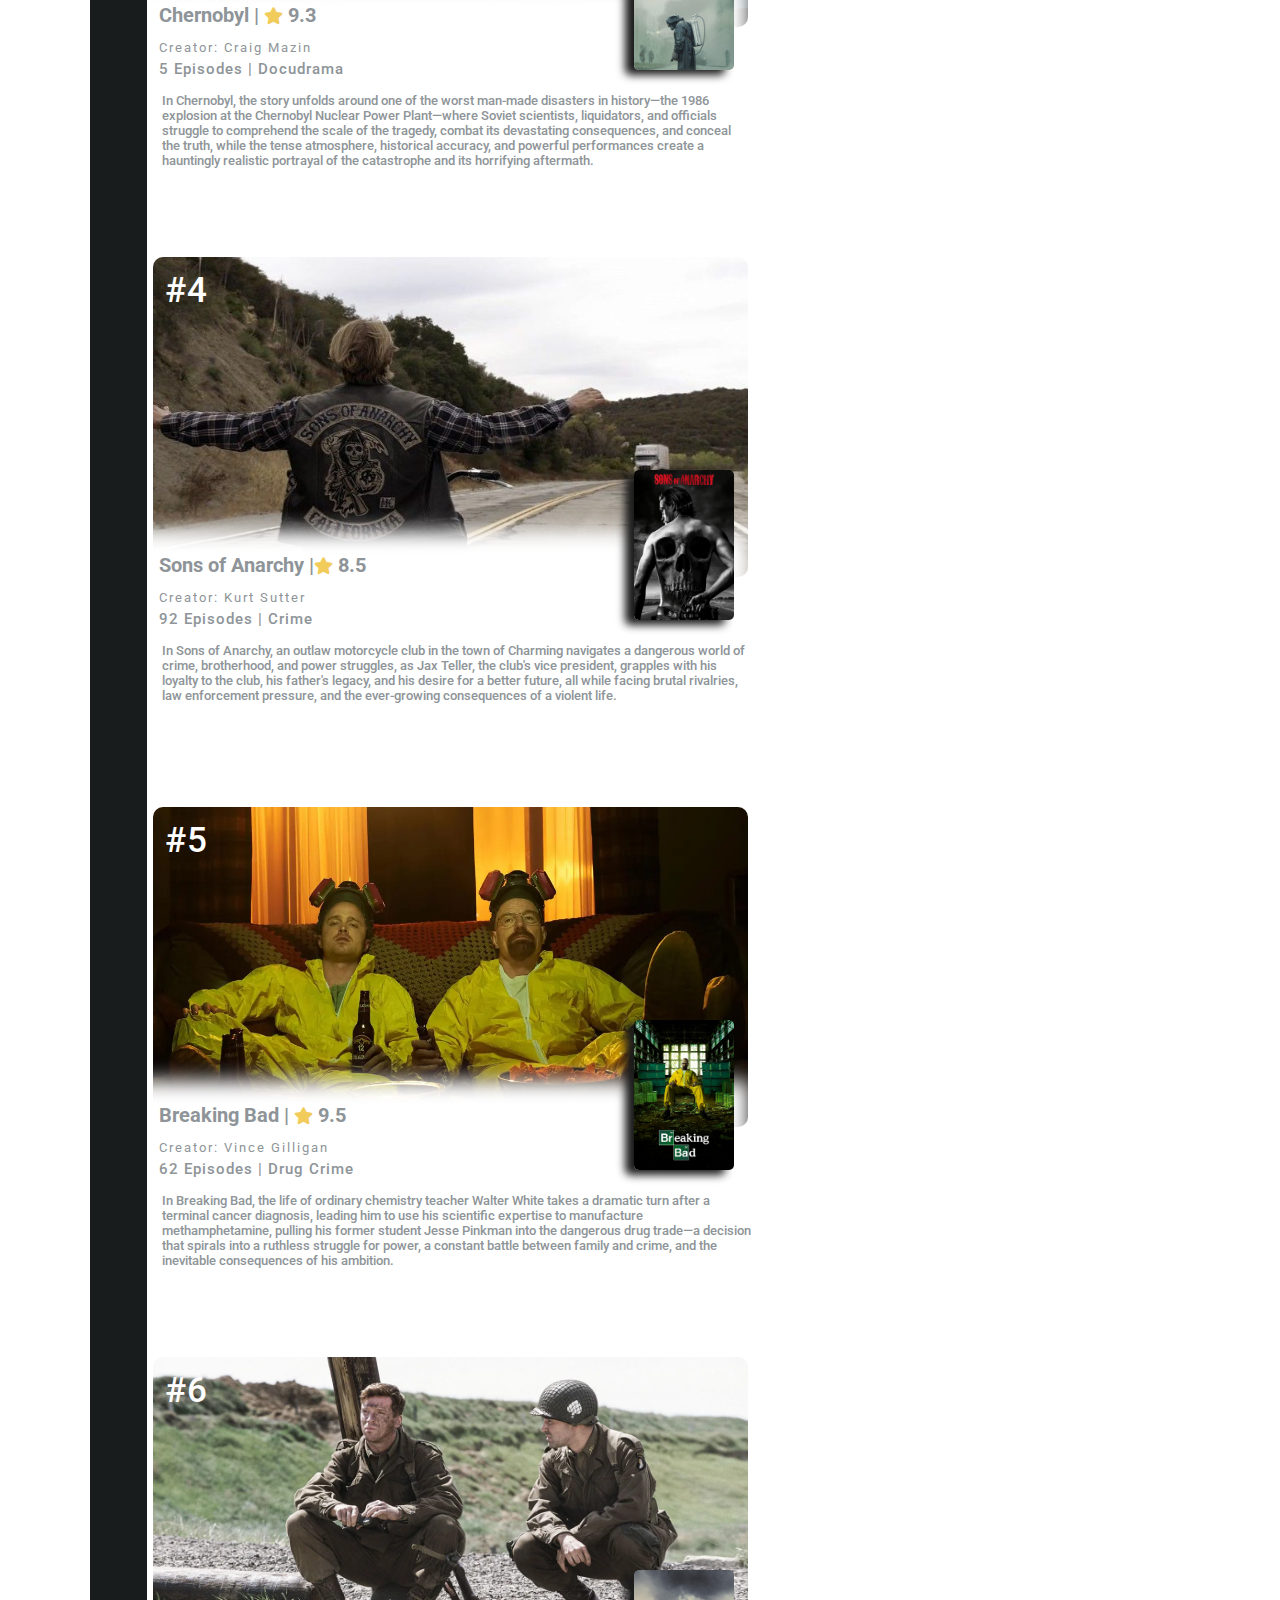
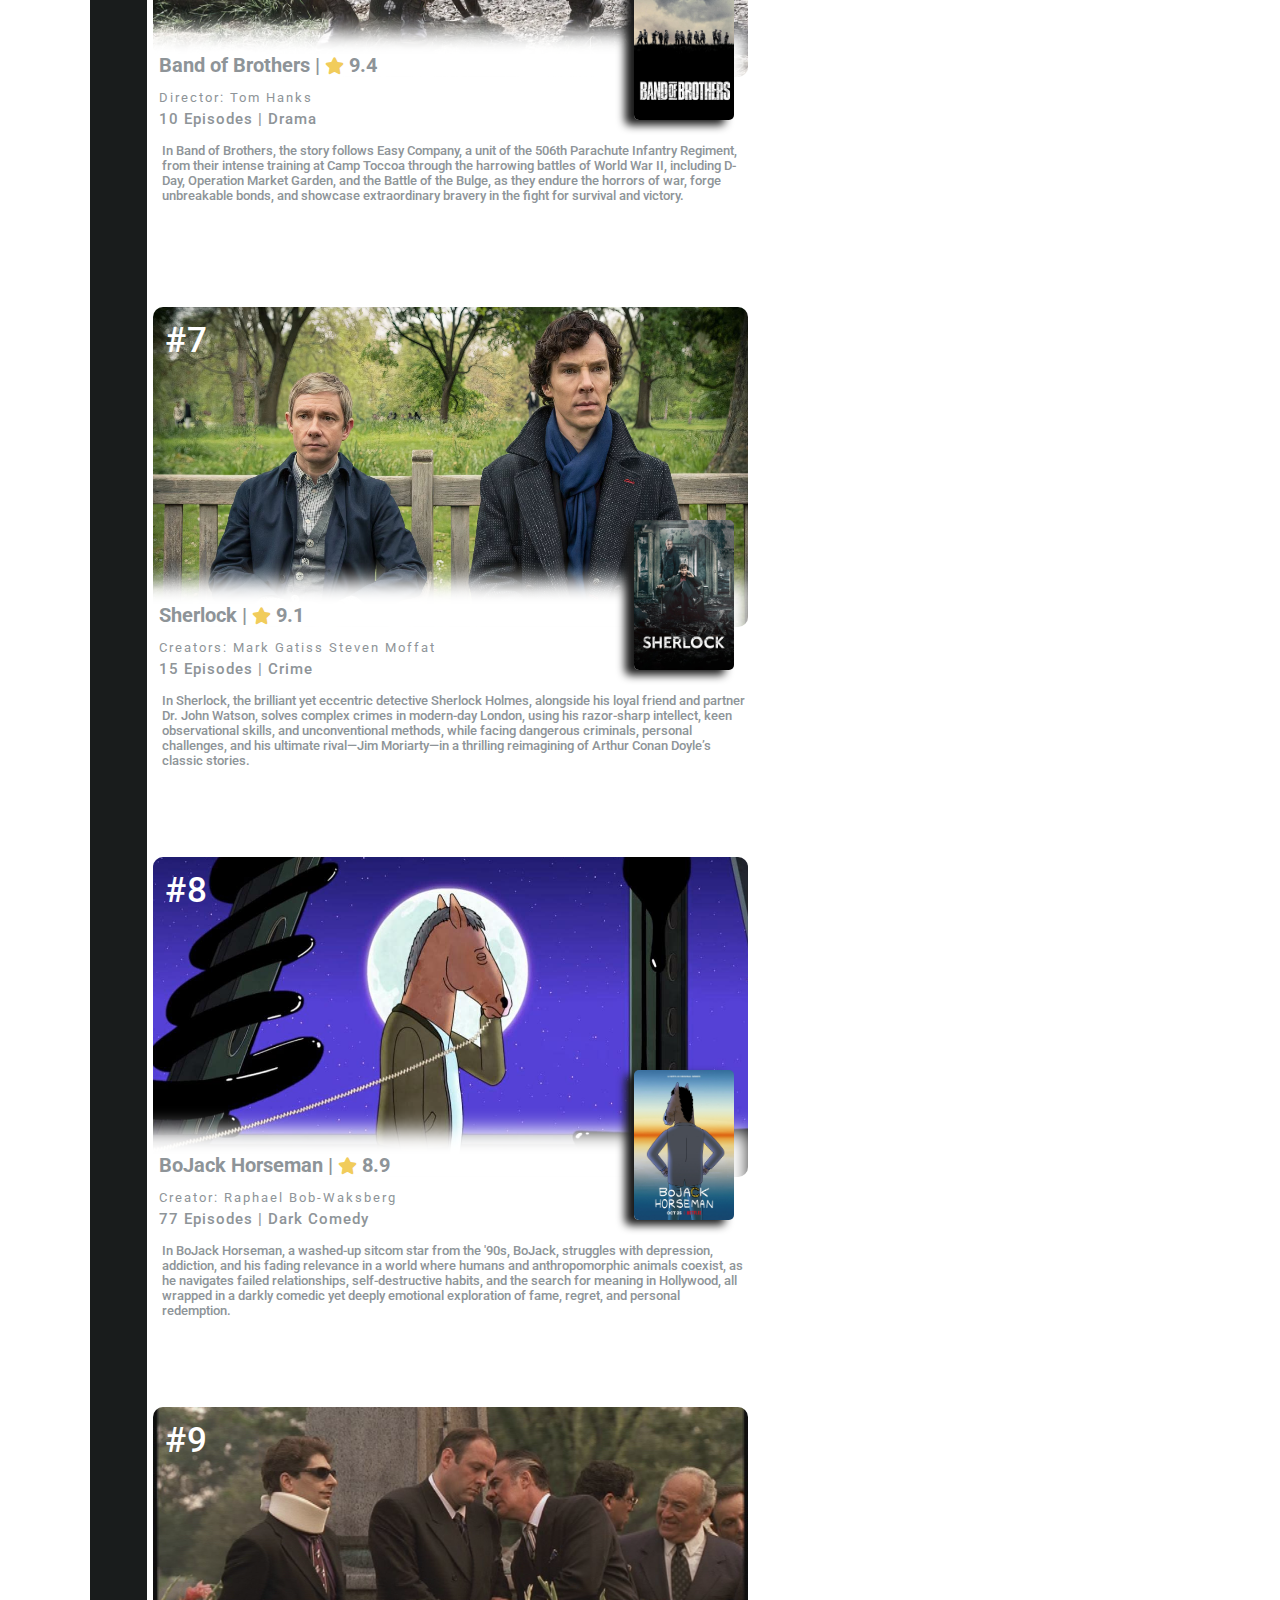
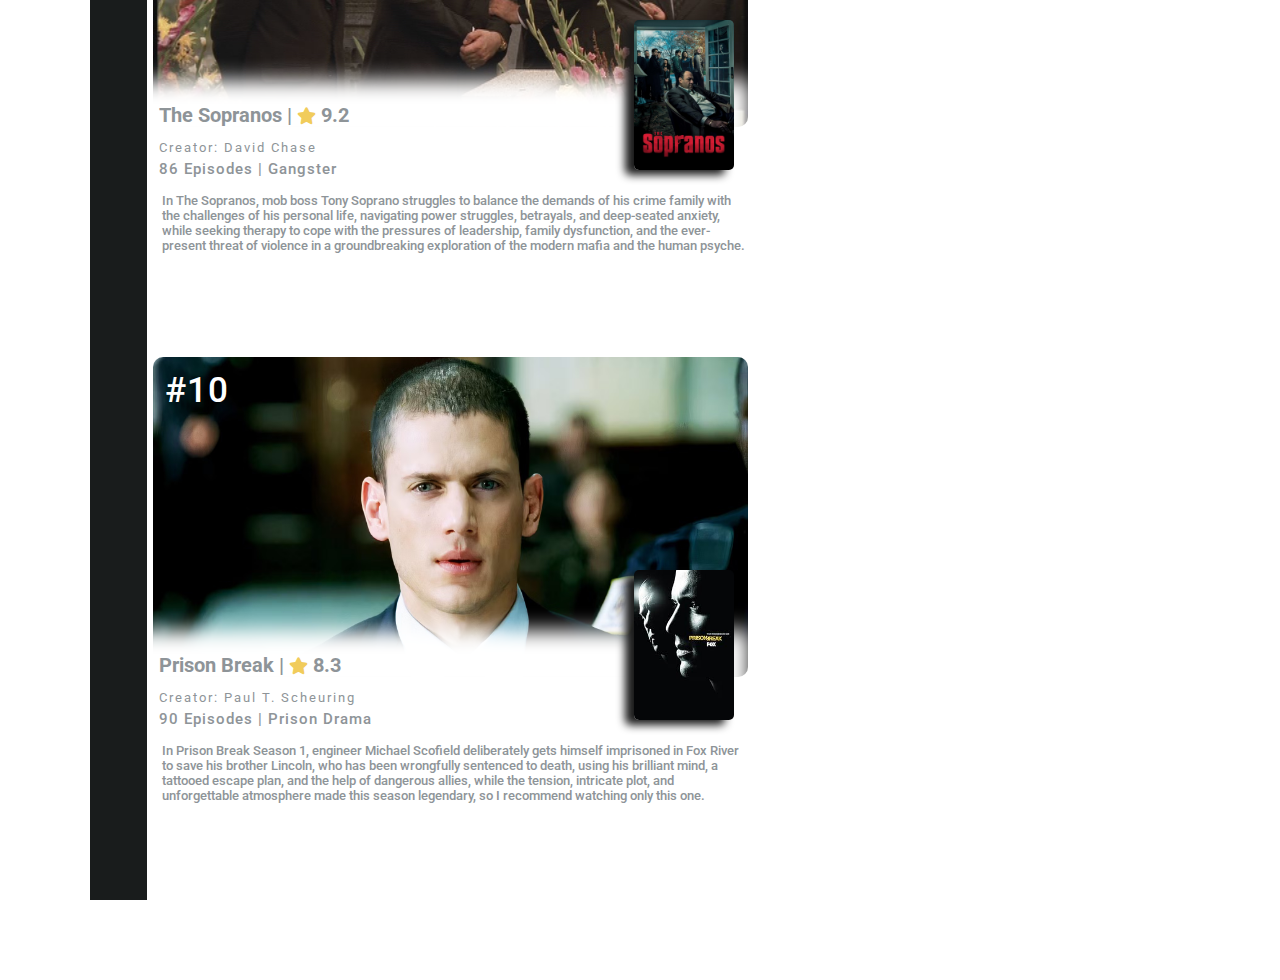
<file: SS.html>
<!DOCTYPE html>
<html lang="en">
<head>
    <meta charset="UTF-8">
    <title>FilmReel</title>
    <meta name="viewport" content="width=device-width, initial-scale=1.0, maximum-scale=1.0, user-scalable=no">

    <link rel="stylesheet" href="index.css">
    <link rel="stylesheet" href="SS.css">
    <link rel="stylesheet" href="https://cdnjs.cloudflare.com/ajax/libs/font-awesome/6.7.2/css/all.min.css">
    <link rel="stylesheet" href="mobile_adaptations.css">

    <style>

    </style>
    <script async src="https://pagead2.googlesyndication.com/pagead/js/adsbygoogle.js?client=ca-pub-1397779912828919"
     crossorigin="anonymous"></script>
</head>
<body>


<section>
    <i id="contacts_telegram" class="fa-brands fa-telegram"></i>
</section>

<section>
    <article id="company_name">FilmReel<img id="FilmLogo" src="img/MainLogo.png" alt="img/LogoMain.png" height="60" width="60"></article>
</section>

<section id="top_button">
    <span class="top_button" onclick="window.location.href='index.html';">Films</span>
    <span class="top_button" onclick="window.location.href='CN.html';">Cartoon</span>
    <span class="top_button" onclick="window.location.href='SS.html';">TV Series</span>
    <span class="top_button" onclick="window.location.href='AE.html';">Anime</span>

</section>


<div class="films_cards"></div>
<div class="films_cards3"></div>
<div class="films_cards2"></div>

<section>
    <article id="main_text">Top 10 TV Series</article>
    <span class="text">THIS IS JUST MY RECOMMENDATION</span>
</section>

<section>
    <div id="TD" class="films_container">
        <div class="container_number">#1</div>
        <img class="container_image" height="300" width="500px" src="img_series/TD.jpg">
        <h1 class="container_title">True Detective | <i id="rating_star" class="fa-solid fa-star"></i> <span>8.9</span></h1>
        <span class="container_year">Creators : Nic Pizzolatto Issa López</span>
        <span class="container_director">1S | Psychological Thriller</span>
        <span class="container_description">In the first season of True Detective, two detectives, Rust Cohle and Martin Hart, investigate a gruesome ritual murder in Louisiana, uncovering decades of secrets, corruption, and personal demons, while the haunting atmosphere, brilliant writing, and stellar performances by McConaughey and Harrelson make this season a masterpiece—so I recommend watching only this one.</span>
        <img class="container_poster" height="150" width="100" src="img_series/TD_poster.jpg">
        <div class="blur"></div>
    </div>
</section>

<section>
    <div id="movie_pianist" class="films_container">
        <div class="container_number">#2</div>
        <img class="container_image" height="300" width="500px" src="img_series/BCS.jpg">
        <h1 class="container_title">Better Call Saul | <i id="rating_star" class="fa-solid fa-star"></i> <span>9.0</span></h1>
        <span class="container_year">Creators: Vince Gilligan Peter Gould</span>
        <span class="container_director">63 Episodes | Drug Crime</span>
        <span class="container_description">In Better Call Saul, Jimmy McGill, a small-time lawyer with a talent for persuasion, fights to build his career while struggling with his moral compass, complicated family dynamics, and the lure of the criminal underworld, eventually transforming into the slick and morally flexible Saul Goodman against the backdrop of legal battles, personal betrayals, and the growing influence of dangerous cartel figures.</span>
        <img class="container_poster" height="150" width="100" src="img_series/BCS_poster.jpg">
        <div class="blur"></div>
    </div>
</section>

<section>
    <div id="movie_will_hunting" class="films_container">
        <div class="container_number">#3</div>
        <img class="container_image" height="300" width="500px" src="img_series/CB.webp">
        <h1 class="container_title">Chernobyl | <i id="rating_star" class="fa-solid fa-star"></i> <span>9.3</span></h1>
        <span class="container_year">Creator: Craig Mazin</span>
        <span class="container_director">5 Episodes | Docudrama</span>
        <span class="container_description">In Chernobyl, the story unfolds around one of the worst man-made disasters in history—the 1986 explosion at the Chernobyl Nuclear Power Plant—where Soviet scientists, liquidators, and officials struggle to comprehend the scale of the tragedy, combat its devastating consequences, and conceal the truth, while the tense atmosphere, historical accuracy, and powerful performances create a hauntingly realistic portrayal of the catastrophe and its horrifying aftermath.</span>
        <img class="container_poster" height="150" width="100" src="img_series/CB_poster.jpg">
        <div class="blur"></div>
    </div>
</section>


<section>
    <div id="movie_shawshank_redemption" class="films_container">
        <div class="container_number">#4</div>
        <img class="container_image" height="300" width="500px" src="img_series/SOF2.jpg">
        <h1 class="container_title">Sons of Anarchy |<i id="rating_star" class="fa-solid fa-star"></i> <span>8.5</span></h1>
        <span class="container_year">Creator: Kurt Sutter</span>
        <span class="container_director">92 Episodes | Crime</span>
        <span class="container_description">In Sons of Anarchy, an outlaw motorcycle club in the town of Charming navigates a dangerous world of crime, brotherhood, and power struggles, as Jax Teller, the club's vice president, grapples with his loyalty to the club, his father's legacy, and his desire for a better future, all while facing brutal rivalries, law enforcement pressure, and the ever-growing consequences of a violent life.</span>
        <img class="container_poster" height="150" width="100" src="img_series/SOF_poster.jpg">
        <div class="blur"></div>
    </div>
</section>

<section>
    <div id="movie_The_Silence_of_the_Lambs" class="films_container">
        <div class="container_number">#5</div>
        <img class="container_image" height="300" width="500px" src="img_series/BBMAIN.webp">
        <h1 class="container_title">Breaking Bad | <i id="rating_star" class="fa-solid fa-star"></i> <span>9.5</span></h1>
        <span class="container_year">Creator: Vince Gilligan</span>
        <span class="container_director">62 Episodes | Drug Crime</span>
        <span class="container_description">In Breaking Bad, the life of ordinary chemistry teacher Walter White takes a dramatic turn after a terminal cancer diagnosis, leading him to use his scientific expertise to manufacture methamphetamine, pulling his former student Jesse Pinkman into the dangerous drug trade—a decision that spirals into a ruthless struggle for power, a constant battle between family and crime, and the inevitable consequences of his ambition.</span>
        <img class="container_poster" height="150" width="100" src="img_series/BB.jpg">
        <div class="blur"></div>
    </div>
</section>

<section>
    <div id="movie_Se7en" class="films_container">
        <div class="container_number">#6</div>
        <img class="container_image" height="300" width="500px" src="img_series/BOB.webp">
        <h1 class="container_title">Band of Brothers | <i id="rating_star" class="fa-solid fa-star"></i> <span>9.4</span></h1>
        <span class="container_year">Director: Tom Hanks</span>
        <span class="container_director">10 Episodes | Drama</span>
        <span class="container_description">In Band of Brothers, the story follows Easy Company, a unit of the 506th Parachute Infantry Regiment, from their intense training at Camp Toccoa through the harrowing battles of World War II, including D-Day, Operation Market Garden, and the Battle of the Bulge, as they endure the horrors of war, forge unbreakable bonds, and showcase extraordinary bravery in the fight for survival and victory.</span>
        <img class="container_poster" height="150" width="100" src="img_series/BOB_poster.jpg">
        <div class="blur"></div>
    </div>
</section>

<section>
    <div id="movie_KNOF" class="films_container">
        <div class="container_number">#7</div>
        <img class="container_image" height="300" width="500px" src="img_series/SK.jpg">
        <h1 class="container_title">Sherlock | <i id="rating_star" class="fa-solid fa-star"></i> <span>9.1</span></h1>
        <span class="container_year">Creators: Mark Gatiss  Steven Moffat</span>
        <span class="container_director">15 Episodes | Crime</span>
        <span class="container_description">In Sherlock, the brilliant yet eccentric detective Sherlock Holmes, alongside his loyal friend and partner Dr. John Watson, solves complex crimes in modern-day London, using his razor-sharp intellect, keen observational skills, and unconventional methods, while facing dangerous criminals, personal challenges, and his ultimate rival—Jim Moriarty—in a thrilling reimagining of Arthur Conan Doyle’s classic stories.</span>
        <img class="container_poster" height="150" width="100" src="img_series/SK_poster.jpg">
        <div class="blur"></div>
    </div>
</section>

<section>
    <div id="movie_STPR" class="films_container">
        <div class="container_number">#8</div>
        <img class="container_image" height="300" width="500px" src="img_series/BHM.png">
        <h1 class="container_title">BoJack Horseman | <i id="rating_star" class="fa-solid fa-star"></i> <span>8.9</span></h1>
        <span class="container_year">Creator: Raphael Bob-Waksberg</span>
        <span class="container_director">77 Episodes | Dark Comedy</span>
        <span class="container_description">In BoJack Horseman, a washed-up sitcom star from the '90s, BoJack, struggles with depression, addiction, and his fading relevance in a world where humans and anthropomorphic animals coexist, as he navigates failed relationships, self-destructive habits, and the search for meaning in Hollywood, all wrapped in a darkly comedic yet deeply emotional exploration of fame, regret, and personal redemption.</span>
        <img class="container_poster" height="150" width="100" src="img_series/BH.jpg">
        <div class="blur"></div>
    </div>
</section>

<section>
    <div id="movie_DPS" class="films_container">
        <div class="container_number">#9</div>
        <img class="container_image" height="300" width="500px" src="img_series/SO.webp">
        <h1 class="container_title">The Sopranos | <i id="rating_star" class="fa-solid fa-star"></i> <span>9.2</span></h1>
        <span class="container_year">Creator: David Chase</span>
        <span class="container_director">86 Episodes | Gangster</span>
        <span class="container_description">In The Sopranos, mob boss Tony Soprano struggles to balance the demands of his crime family with the challenges of his personal life, navigating power struggles, betrayals, and deep-seated anxiety, while seeking therapy to cope with the pressures of leadership, family dysfunction, and the ever-present threat of violence in a groundbreaking exploration of the modern mafia and the human psyche.</span>
        <img class="container_poster" height="150" width="100" src="img_series/SO_poster.jpg">
        <div class="blur"></div>
    </div>
</section>


<section>
    <div id="movie_LIB" class="films_container">
        <div class="container_number">#10</div>
        <img class="container_image" height="300" width="500px" src="img_series/PB2.jpg">
        <h1 class="container_title">Prison Break | <i id="rating_star" class="fa-solid fa-star"></i> <span>8.3</span></h1>
        <span class="container_year">Creator: Paul T. Scheuring</span>
        <span class="container_director">90 Episodes | Prison Drama</span>
        <span class="container_description">In Prison Break Season 1, engineer Michael Scofield deliberately gets himself imprisoned in Fox River to save his brother Lincoln, who has been wrongfully sentenced to death, using his brilliant mind, a tattooed escape plan, and the help of dangerous allies, while the tension, intricate plot, and unforgettable atmosphere made this season legendary, so I recommend watching only this one.</span>
        <img class="container_poster" height="150" width="100" src="img_series/PB_poster.jpg">
        <div class="blur"></div>
    </div>
</section>



</body>
</html>
</file>
<file: index.css>
@import url('https://fonts.googleapis.com/css2?family=Roboto:ital,wdth,wght@0,75,475;1,75,475&display=swap');
@import url('https://fonts.googleapis.com/css2?family=Roboto:ital,wght@0,100..900;1,100..900&display=swap');
@import url('https://fonts.googleapis.com/css2?family=Josefin+Sans:ital,wght@0,100..700;1,100..700&display=swap');

@media screen and(max-width:1200px){

}
@media screen and(max-width:998px){

}
@media screen and(max-width:768px){

}



body {
    height: 7000px;
    background-color: #ffffff;
    margin: 0;
    padding: 0;
    overflow-x: hidden;
}



#main_text {
    color: white;
    font-size: 40px;
    color: #e1e1e1;
    position: relative;
    top: -100px;
    left: 340px;
    font-family: "Josefin Sans", serif;
    font-optical-sizing: auto;
    font-weight: 500;
    font-style: normal;
    z-index: 1;
}

#rating_star {
    font-size: 17px;
    color: #f1cc5b;
}

.text {
    letter-spacing: 2px;
    color: white;
    font-size: 13px;
    color: #b3b3b3;
    position: absolute;
    top: 140px;
    left: 320px;
    font-family: "Josefin Sans", serif;
    font-optical-sizing: auto;
    font-weight: 500;
    font-style: normal;
    z-index: 1;
}


#contacts_telegram {
    font-size: 30px;
    color: #e1e1ec;
    position: absolute;
    top: 20px;
    left: 1450px;
    transition: color 0.3s ease;
}

#contacts_telegram:hover {
    color: #f1cc5b !important;
}



#company_name {
    letter-spacing: 3px;
    font-size: 40px;
    color: #e1e1ec;
    position: relative;
    top: -10px;
    left: 20px;
    font-family: "Josefin Sans", serif;
    font-optical-sizing: auto;
    font-weight: 500;
    font-style: normal;
    z-index: 1;
}

.films_cards {
    background-color: #191c1c;
    position: absolute;
    top: -400px;
    left: 7%;
    height: 8850px;
    width: 50%;
    z-index: -1;
}

.films_cards3 {
    background-color: #191c1c;
    position: absolute;
    top: -400px;
    left: 1450px;
    height: 8850px;
    width: 5%;
    z-index: -1;
}

.films_cards2 {
    background-color: #191c1c;
    position: relative;
    top: -120px;
    height: 100px;
    width: 100%;
    z-index: -1;
}



#FilmLogo {
    position: relative;
    top: 18px;
    left: 10px;
    z-index: 1;
}



#top_button {
    display: flex;
    gap: 60px;
}

.top_button {
    position: relative;
    top: -45px;
    left: 950px;
    letter-spacing: 0px;
    color: #e4e4e4;
    font-size: 20px;
    font-family: "Josefin Sans", serif;
    font-optical-sizing: auto;
    font-weight: 500;
    font-style: normal;
    z-index: 1;
    cursor: pointer;
}


.top_button{
    position: relative;
    cursor: pointer;
    display: inline-block;
    transition: color 0.5s ease;
}

.top_button:hover {
    color: #ffffff;
    transition: 0.5s all ease;
}

.top_button::after {
    content: "";
    position: absolute;
    left: 0;
    width: 100%;
    height: 1.5px;
    transform: scaleX(0);
    bottom: -2px;
    background-color: #ffffff;
    transform-origin: bottom right;
    transition: transform 0.5s ease-out;
}

.top_button:hover::after {
    transform: scaleX(1);
    transform-origin: bottom left;
}

.films_container {
    background-color: #ffffff;
    width: 608px;

    position: absolute;
    top: 200px;
    left: 11.5%;
    height: 70%;
    overflow-x: hidden;

    border-radius: 10px;
}

.container_title {
    text-align: left;
    position: absolute;
    left: 2%;
    top: 290px;
    font-size: 20px;
    color: #8e9498;
    font-family: "Roboto", serif;
    font-optical-sizing: auto;
    font-weight: 700;
    font-style: normal;
    z-index: 2;
}

.container_year {
    letter-spacing: 2px;
    position: absolute;
    top: 340px;
    left: 2%;
    font-size: 13px;
    color: #8e9498;
    text-align: left;
    font-family: "Roboto", serif;
    font-optical-sizing: auto;
    font-weight: 400;
    font-style: normal;
    z-index: 2;
}

.container_director {
    position: absolute;
    letter-spacing: 1px;
    top: 360px;
    left: 2%;
    font-size: 15px;
    color: #8e9498;
    text-align: left;
    font-family: "Roboto", serif;
    font-optical-sizing: auto;
    font-weight: 500;
    font-style: normal;
    z-index: 2;
}

.container_number {
    background-color: 2;
    position: absolute;
    letter-spacing: 1px;
    top: 20px;
    left: 3%;
    font-size: 35px;
    color: #ffffff;
    text-align: left;
    border-radius: 5px;
    font-family: "Roboto", serif;
    font-optical-sizing: auto;
    font-weight: 500;
    font-style: normal;
    z-index: 2;
}

.container_description {
    position: absolute;
    top: 390px;
    padding: 3px;
    left: 2%;
    font-size: 13px;
    color: #8e9498;
    text-align: left;
    font-family: "Roboto", serif;
    font-optical-sizing: auto;
    font-weight: 500;
    font-style: normal;
    z-index: 2;
}

.container_image {
    overflow: hidden;
    position: absolute;
    top:7px;
    left: 1%;
    width: 595px;
    height: 320px;
    border-radius: 10px;

}

.container_poster {
    border-radius: 5px;
    position: absolute;
    top: 220px;
    left: 80%;
    z-index: 2;
    box-shadow: -9px 5px 8px #1c1c1c;
}

.blur {
    z-index: 1;
    overflow: hidden;
    position: absolute;
    top: 280px;
    right: 5px;
    height: 70px;
    width: 800px;
    background-color: #ffffff;
    filter: blur(10px);

}


#movie_pianist {
    position: absolute;
    top: 750px;
}

#movie_will_hunting {
    position: absolute;
    top: 1300px;
}

#movie_shawshank_redemption {
    position: absolute;
    top: 1850px;
}

#movie_The_Silence_of_the_Lambs {
    position: absolute;
    top: 2400px;
}

#movie_Se7en {
    position: absolute;
    top: 2950px;
}

#movie_KNOF {
    position: absolute;
    top: 3500px;
}

#movie_STPR {
    position: absolute;
    top: 4050px;
}

#movie_DPS {
    position: absolute;
    top: 4600px;
}


#movie_LIB {
    position: absolute;
    top: 5150px;
}

#movie_Forrest {
    position: absolute;
    top: 5700px;
}

#movie_Interstellar {
    position: absolute;
    top: 6250px;
}

#movie_OFO {
    position: absolute;
    top: 6800px;
}

#movie_HR {
    position: absolute;
    top: 7350px;
}

#movie_E {
    position: absolute;
    top: 7900px;
}
</file>
<file: mobile_adaptations.css>
@media (min-width: 320px) and (max-width: 576px) {
    html,body {
        overflow-x: hidden;
    }

    #company_name {
        font-size: 20px;
    }

    #contacts_telegram {
        left: 5%;
        top:5%;
    }

    .films_cards3 {
        left: 15%;
    }

    #FilmLogo {
        height: 30px;
        width: 30px;
    }

    .films_cards2 {
        width: 500px;
    }

    .films_cards {
        width: 420px;
        left: 1%;
    }

    .films_container {
        margin: 0 auto;
        width: 90%;
        max-height: 450px;
        height: 450px;
        overflow-x: hidden;
        overflow-y: hidden;
        left: 5%;
    }

    .container_poster {
        left: 75%;
        height: 130px;
        width: 90px;
        top: 40%;
        max-width: 40%;
        max-height: 28%;
        width: auto;
        height: auto;
        display: block;
    }

    .container_director{
        top: 68%;
    }

    .container_title {
        top: 235px;
        font-size: 15px;
    }

    .container_image {
        max-width: 98%;
        max-height: 100%;
        width: auto;
        height: auto;
        display: block;
        padding: 0px;
    }

    .container_description  {
        font-size: 12px;
        top: 75%;
    }

    .container_year {
        top: 62%;
        font-size: 11px;
    }

    #main_text {
        position: absolute;
        top: 10%;
        left:20%;

        font-size: 40px;
    }
    .text {
        left:15%;
    }

    #company_name {
        font-size: 20px;
        position: absolute;
        top: 1.5%;
    }

    #FilmLogo {
        font-size: 15px;
        position: absolute;
        top: -25%;
        left: 100%;
    }

    #top_button {
        gap: 10px;


    }

    .top_button {
        color: #e1e1ec;
        font-size: 17px;
        position: relative;
        display: inline-block;
        top:15px;
        left: 40%;
    }

    .films_cards {
        margin: 0 auto;
        width: 97%;


        overflow-x: hidden;
        overflow-y: hidden;

    }


}
</file>
<file: SS.css>
body {
    height: 4000px;

}

.films_cards {
    background-color: #191c1c;
    position: absolute;
    top: -400px;
    left: 7%;
    height: 6100px;
    width: 50%;
    z-index: -1;
}

.films_cards3 {
    background-color: #191c1c;
    position: absolute;
    top: -400px;
    left: 1450px;
    height: 6100px;
    width: 5%;
    z-index: -1;
}
</file>
